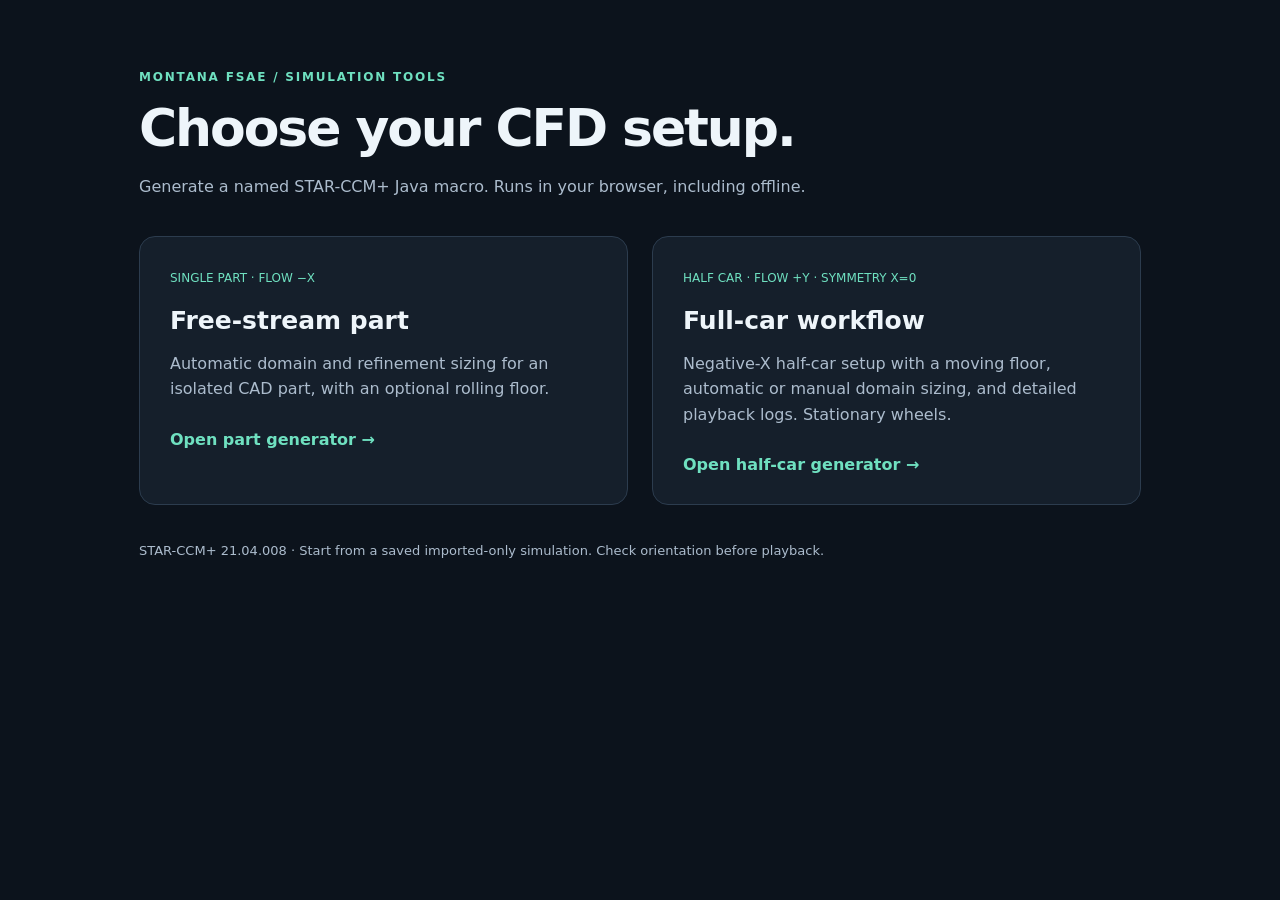
<file: index.html>
<!doctype html>
<html lang="en"><head><meta charset="utf-8"><meta name="viewport" content="width=device-width,initial-scale=1"><title>Montana FSAE · CFD tools</title>
<style>
:root{font-family:system-ui,sans-serif;color:#eef5fa;background:#0c131c;color-scheme:dark}*{box-sizing:border-box}body{margin:0}main{max-width:1050px;margin:auto;padding:70px 24px}.eyebrow{color:#6fe0c0;letter-spacing:.15em;font-size:12px;font-weight:700}h1{font-size:clamp(32px,5vw,52px);letter-spacing:-.04em;margin:14px 0}p{color:#acbccd;line-height:1.6}.cards{display:grid;grid-template-columns:1fr 1fr;gap:24px;margin-top:36px}.card{display:block;padding:30px;border:1px solid #2c3c4e;background:#151f2b;border-radius:16px;text-decoration:none;color:inherit}.card:hover{border-color:#6fe0c0}.card:focus-visible{outline:3px solid #6fe0c0;outline-offset:5px}h2{font-size:25px;margin:20px 0 10px}.tag{font-size:12px;color:#6fe0c0}.open{display:block;margin-top:28px;color:#6fe0c0;font-weight:700}footer{margin-top:38px;color:#acbccd;font-size:13px}@media(max-width:650px){main{padding:38px 20px}.cards{grid-template-columns:1fr}}
</style></head><body><main><div class="eyebrow">MONTANA FSAE / SIMULATION TOOLS</div><h1>Choose your CFD setup.</h1><p>Generate a named STAR-CCM+ Java macro. Runs in your browser, including offline.</p>
<div class="cards"><a class="card" href="free-stream/index.html"><span class="tag">SINGLE PART · FLOW −X</span><h2>Free-stream part</h2><p>Automatic domain and refinement sizing for an isolated CAD part, with an optional rolling floor.</p><span class="open">Open part generator →</span></a>
<a class="card" href="full-car/index.html"><span class="tag">HALF CAR · FLOW +Y · SYMMETRY X=0</span><h2>Full-car workflow</h2><p>Negative-X half-car setup with a moving floor, automatic or manual domain sizing, and detailed playback logs. Stationary wheels.</p><span class="open">Open half-car generator →</span></a></div>
<footer>STAR-CCM+ 21.04.008 · Start from a saved imported-only simulation. Check orientation before playback.</footer></main></body></html>
</file>
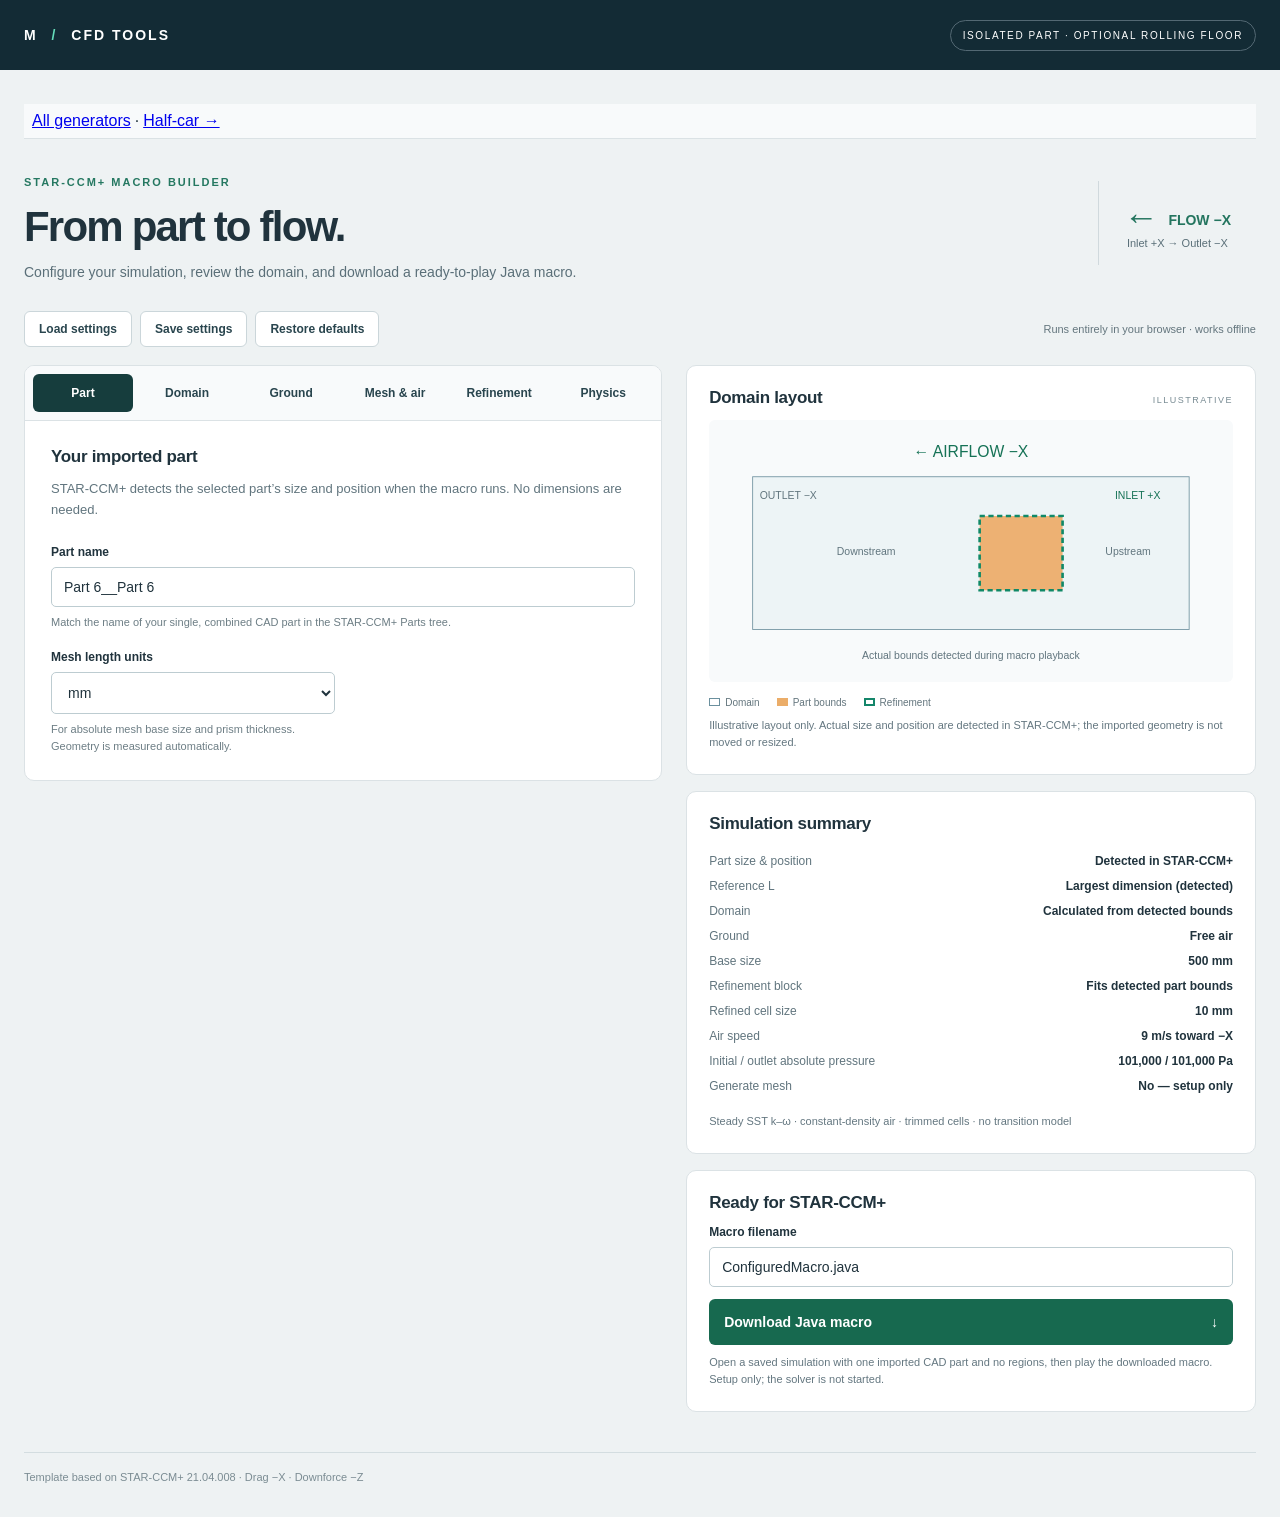
<file: free-stream/index.html>
<!doctype html>
<html lang="en"><head><meta charset="utf-8"><meta name="viewport" content="width=device-width,initial-scale=1"><title>STAR Macro Builder</title><link rel="stylesheet" href="styles.css"><script defer src="template.js"></script><script defer src="engine.js"></script><script defer src="app.js"></script></head>
<body><header><div class="brand">M<span> / </span>CFD TOOLS</div><span class="badge">ISOLATED PART · OPTIONAL ROLLING FLOOR</span></header>
<main><nav aria-label="Generators" style="margin-bottom:24px"><a href="../index.html">All generators</a><span aria-hidden="true"> · </span><a href="../full-car/index.html">Half-car →</a></nav><div class="intro"><div><p class="eyebrow">STAR-CCM+ MACRO BUILDER</p><h1>From part to flow.</h1><p>Configure your simulation, review the domain, and download a ready-to-play Java macro.</p></div><div class="flow">← <strong>FLOW −X</strong><small>Inlet +X → Outlet −X</small></div></div>
<div class="toolbar"><button id="import">Load settings</button><input id="settingsFile" type="file" accept=".json,application/json" hidden><button id="save">Save settings</button><button id="reset">Restore defaults</button><span>Runs entirely in your browser · works offline</span></div>
<div class="layout"><section class="editor"><nav aria-label="Configuration sections" id="tabs"></nav><form id="settings" novalidate></form></section>
<aside><section class="preview card"><div class="section-title"><h2>Domain layout</h2><span>ILLUSTRATIVE</span></div><svg id="preview" viewBox="0 0 600 300" role="img" aria-label="Illustrative flow direction and placement of the part, refinement block and simulation domain"></svg><div class="legend"><span><i class="domain"></i>Domain</span><span><i class="part"></i>Part bounds</span><span><i class="refine"></i>Refinement</span></div><p class="hint">Illustrative layout only. Actual size and position are detected in STAR-CCM+; the imported geometry is not moved or resized.</p></section>
<section class="card"><h2>Simulation summary</h2><dl id="summary"></dl><p class="hint">Steady SST k–ω · constant-density air · trimmed cells · no transition model</p></section>
<section class="card export"><h2>Ready for STAR-CCM+</h2><label for="filename">Macro filename</label><input id="filename" value="ConfiguredMacro.java" spellcheck="false"><p id="error" role="alert"></p><button id="download" class="primary">Download Java macro <span>↓</span></button><p class="hint">Open a saved simulation with one imported CAD part and no regions, then play the downloaded macro. Setup only; the solver is not started.</p></section></aside></div>
<p id="status" role="status" aria-live="polite"></p><footer>Template based on STAR-CCM+ 21.04.008 · Drag −X · Downforce −Z</footer></main><noscript>This generator requires JavaScript. Enable it to configure and download macros.</noscript></body></html>
</file>
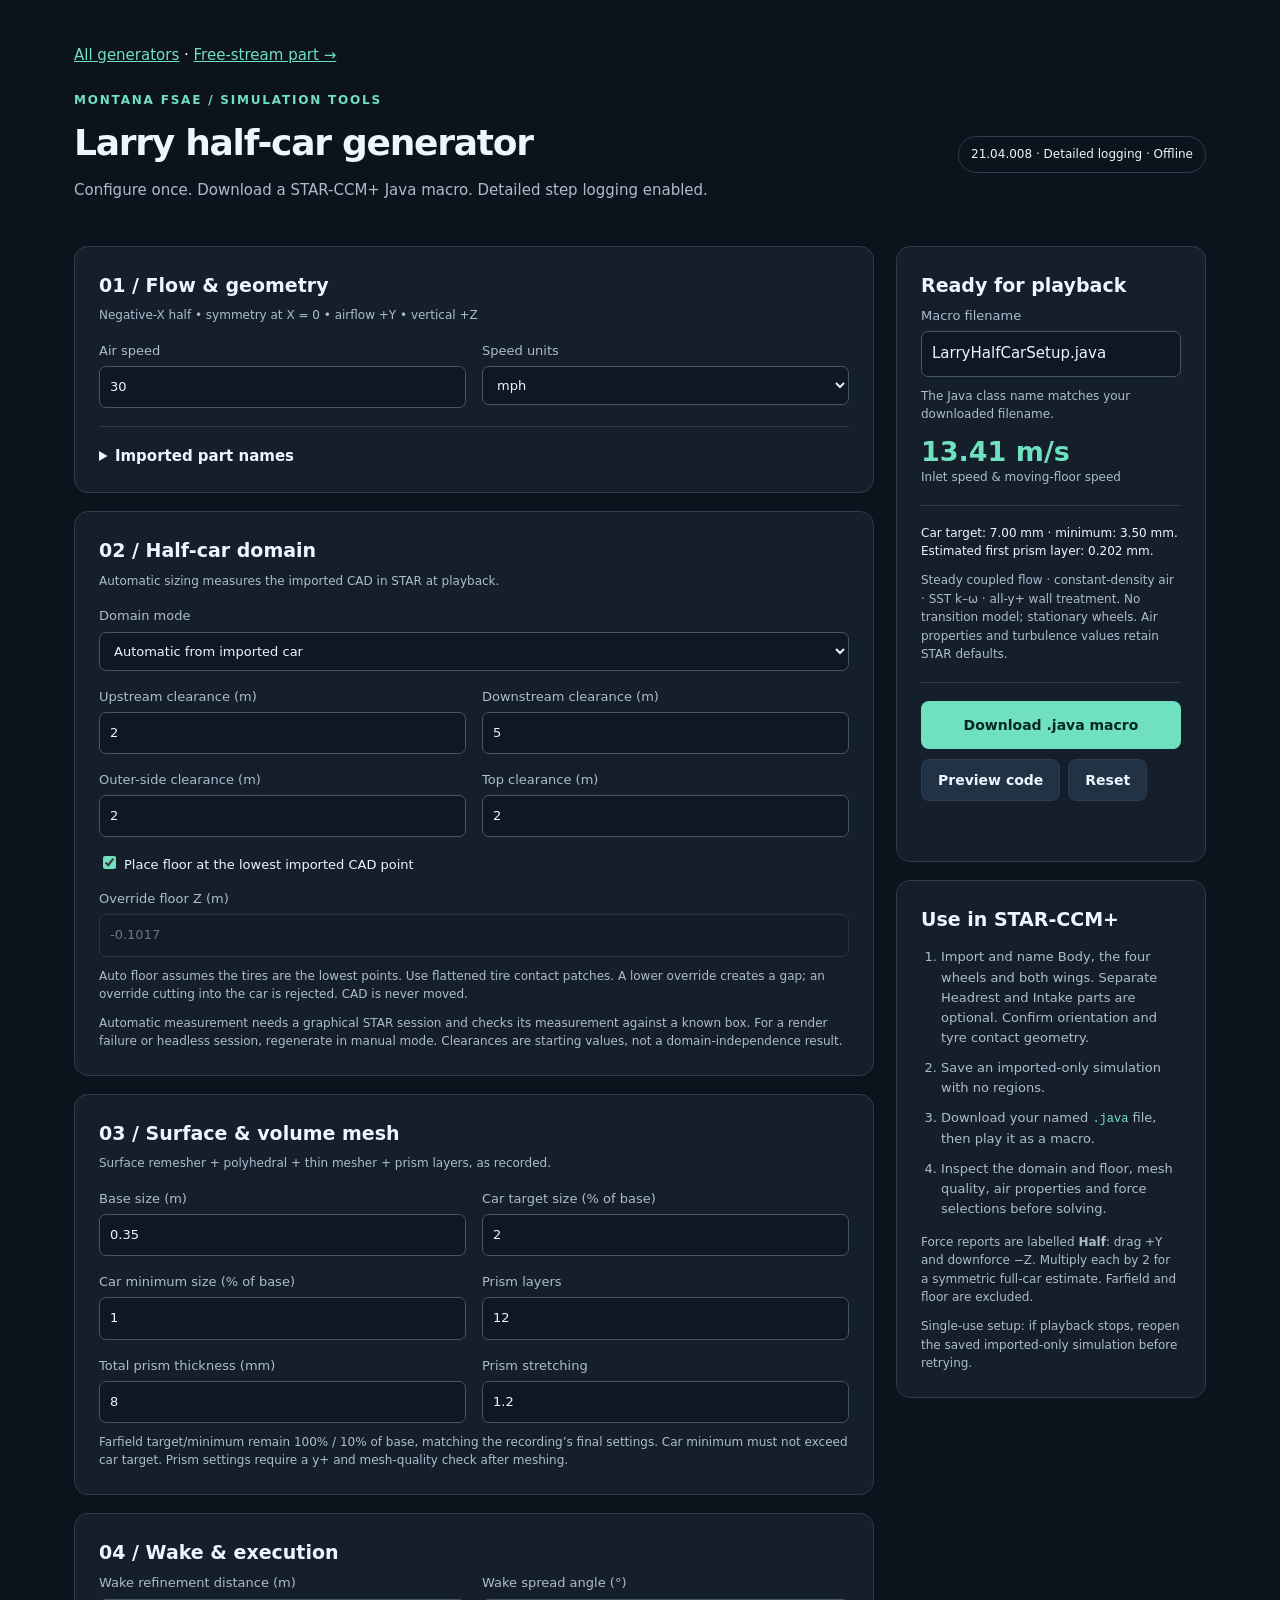
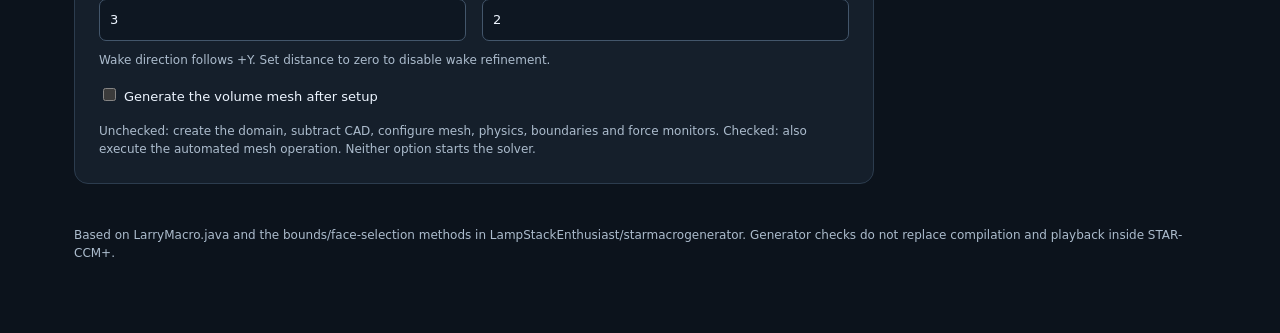
<file: full-car/index.html>
<!doctype html>
<html lang="en"><head><meta charset="utf-8"><meta name="viewport" content="width=device-width,initial-scale=1"><title>Larry · Half-car CFD generator</title>
<style>
:root{color-scheme:dark;--bg:#0c131c;--panel:#151f2b;--line:#2c3c4e;--muted:#acbccd;--ink:#edf5ff;--accent:#6fe0c0}*{box-sizing:border-box}body{margin:0;background:var(--bg);color:var(--ink);font:15px/1.55 system-ui,sans-serif}main{max-width:1180px;margin:auto;padding:44px 24px 70px}header{display:flex;justify-content:space-between;gap:30px;align-items:center;margin-bottom:28px}.eyebrow{color:var(--accent);font-size:12px;letter-spacing:.15em;font-weight:750}h1{font-size:36px;letter-spacing:-.035em;margin:5px 0 8px}h2{font-size:19px;margin:0 0 6px}p{margin:0 0 16px;color:var(--muted)}.tag{border:1px solid var(--line);padding:8px 12px;border-radius:30px;white-space:nowrap;font-size:12px}.layout{display:grid;grid-template-columns:minmax(0,1fr) 310px;gap:22px}.card{background:var(--panel);border:1px solid var(--line);border-radius:14px;padding:24px;margin-bottom:18px}.grid{display:grid;grid-template-columns:1fr 1fr;gap:16px}label{display:block;font-size:13px;color:var(--muted)}input,select,textarea{font:inherit;color:var(--ink);background:#0e1722;border:1px solid #43566b;border-radius:7px;padding:10px;width:100%;margin-top:5px}input:focus,select:focus,textarea:focus{outline:2px solid var(--accent);outline-offset:2px}input[type=checkbox]{width:auto;accent-color:var(--accent);margin-right:8px}input:disabled{opacity:.4}.check{margin:14px 0;color:var(--ink)}.hint{font-size:12px;margin:10px 0 0}.rule{border-top:1px solid var(--line);margin:18px 0}code{color:var(--accent);font-size:12px}button{cursor:pointer;border:1px solid var(--line);background:#213244;color:var(--ink);border-radius:8px;font:600 14px system-ui;padding:12px 16px}button.primary{background:var(--accent);color:#07291e;border:0;width:100%;padding:16px}button:hover{filter:brightness(1.12)}.actions{display:flex;gap:8px;flex-wrap:wrap;margin-top:10px}.metric{font-size:27px;color:var(--accent);font-weight:650;line-height:1.2;margin:12px 0 0}.small{font-size:12px}.status{min-height:24px;font-size:13px;margin-top:12px;color:var(--accent)}.error{color:#ffaca4}ol{padding-left:20px;color:var(--muted);font-size:13px}li{margin-bottom:10px}details summary{cursor:pointer;font-weight:600}textarea{height:340px;font:11px/1.5 ui-monospace,monospace;white-space:pre;resize:vertical}.sticky{position:sticky;top:22px}footer{color:var(--muted);font-size:12px;margin-top:24px}.hidden,[hidden]{display:none!important}@media(max-width:850px){.layout{grid-template-columns:1fr}.sticky{position:static}header{display:block}.tag{display:inline-block;margin-top:10px}}@media(max-width:480px){.grid{grid-template-columns:1fr}main{padding:24px 14px}h1{font-size:29px}}
</style></head><body><main>
<nav aria-label="Generators" style="margin-bottom:24px"><a href="../index.html" style="color:var(--accent)">All generators</a> · <a href="../free-stream/index.html" style="color:var(--accent)">Free-stream part →</a></nav><header><div><div class="eyebrow">MONTANA FSAE / SIMULATION TOOLS</div><h1>Larry half-car generator</h1><p>Configure once. Download a STAR-CCM+ Java macro. Detailed step logging enabled.</p></div><div class="tag">21.04.008 · Detailed logging · Offline</div></header>
<div class="layout"><form id="form" novalidate>
<section class="card"><h2>01 / Flow & geometry</h2><p class="small">Negative-X half • symmetry at X = 0 • airflow +Y • vertical +Z</p><div class="grid"><label>Air speed<input id="speed" type="number" step="any" value="30" min="0.001" required></label><label>Speed units<select id="speedUnit"><option value="mph">mph</option><option value="m/s">m/s</option><option value="km/h">km/h</option></select></label></div><div class="rule"></div><details><summary>Imported part names</summary><p class="hint">Import the car as top-level CAD parts and use these exact names. Both sides may be imported; subtraction keeps only the negative-X half. Nested assemblies and STL imports are not supported by this version.</p><p id="names" class="hint"><code>Body · FrontLeft · FrontRight · FrontWing · RearLeft · RearRight · RearWing</code></p><p class="hint"><b>Optional:</b> <code>Headrest</code> and <code>Intake</code>. Separate parts are included when present; omit them when merged into Body. Use <code>FrontWing</code> with no space.</p></details></section>
<section class="card"><h2>02 / Half-car domain</h2><p class="small">Automatic sizing measures the imported CAD in STAR at playback.</p><label>Domain mode<select id="mode"><option value="auto">Automatic from imported car</option><option value="manual">Manual domain coordinates</option></select></label>
<div id="automatic"><div class="grid" style="margin-top:16px"><label>Upstream clearance (m)<input id="upstream" type="number" step="any" value="2" min="0.001" required></label><label>Downstream clearance (m)<input id="downstream" type="number" step="any" value="5" min="0.001" required></label><label>Outer-side clearance (m)<input id="side" type="number" step="any" value="2" min="0.001" required></label><label>Top clearance (m)<input id="top" type="number" step="any" value="2" min="0.001" required></label></div>
<label class="check"><input id="autoFloor" type="checkbox" checked>Place floor at the lowest imported CAD point</label><label>Override floor Z (m)<input id="floor" type="number" step="any" value="-0.1017" required></label><p class="hint">Auto floor assumes the tires are the lowest points. Use flattened tire contact patches. A lower override creates a gap; an override cutting into the car is rejected. CAD is never moved.</p></div>
<div id="manual" hidden><p class="hint">Absolute lab coordinates in metres. X maximum is fixed at 0. Floor Z is Z minimum. These defaults reproduce the recorded enclosure; check them against your CAD.</p><div class="grid" style="margin-top:16px"><label>X minimum (outer side)<input id="xmin" type="number" step="any" value="-2.6464543248505645" required></label><label>Y minimum (inlet)<input id="ymin" type="number" step="any" value="-4.124494266748158" required></label><label>Y maximum (outlet)<input id="ymax" type="number" step="any" value="4.457499932288307" required></label><label>Z minimum (floor)<input id="zmin" type="number" step="any" value="-0.1017" required></label><label>Z maximum (top)<input id="zmax" type="number" step="any" value="1.7033065917265786" required></label></div></div>
<p class="hint">Automatic measurement needs a graphical STAR session and checks its measurement against a known box. For a render failure or headless session, regenerate in manual mode. Clearances are starting values, not a domain-independence result.</p></section>
<section class="card"><h2>03 / Surface & volume mesh</h2><p class="small">Surface remesher + polyhedral + thin mesher + prism layers, as recorded.</p><div class="grid"><label>Base size (m)<input id="base" type="number" step="any" value="0.35" min="0.000001" required></label><label>Car target size (% of base)<input id="target" type="number" step="any" value="2" min="0.0001" max="100" required></label><label>Car minimum size (% of base)<input id="minimum" type="number" step="any" value="1" min="0.0001" max="100" required></label><label>Prism layers<input id="layers" type="number" step="1" value="12" min="1" max="100" required></label><label>Total prism thickness (mm)<input id="thickness" type="number" step="any" value="8" min="0.0001" required></label><label>Prism stretching<input id="stretch" type="number" step="any" value="1.2" min="1" max="3" required></label></div><p class="hint">Farfield target/minimum remain 100% / 10% of base, matching the recording’s final settings. Car minimum must not exceed car target. Prism settings require a y+ and mesh-quality check after meshing.</p></section>
<section class="card"><h2>04 / Wake & execution</h2><div class="grid"><label>Wake refinement distance (m)<input id="wake" type="number" step="any" value="3" min="0" required></label><label>Wake spread angle (°)<input id="angle" type="number" step="any" value="2" min="0" max="89" required></label></div><p class="hint">Wake direction follows +Y. Set distance to zero to disable wake refinement.</p><label class="check"><input id="mesh" type="checkbox">Generate the volume mesh after setup</label><p class="hint">Unchecked: create the domain, subtract CAD, configure mesh, physics, boundaries and force monitors. Checked: also execute the automated mesh operation. Neither option starts the solver.</p></section>
</form><aside><div class="sticky"><section class="card"><h2>Ready for playback</h2><label for="filename">Macro filename</label><input id="filename" value="LarryHalfCarSetup.java" spellcheck="false" autocomplete="off"><p class="hint">The Java class name matches your downloaded filename.</p><div class="metric" id="speedSummary"></div><p class="small">Inlet speed & moving-floor speed</p><div class="rule"></div><div id="meshSummary" class="small"></div><p class="hint">Steady coupled flow · constant-density air · SST k–ω · all-y+ wall treatment. No transition model; stationary wheels. Air properties and turbulence values retain STAR defaults.</p><div class="rule"></div><button class="primary" id="download" type="button">Download .java macro</button><div class="actions"><button id="previewButton" type="button">Preview code</button><button id="reset" type="button">Reset</button></div><div id="status" class="status" role="status" aria-live="polite"></div></section>
<section class="card"><h2>Use in STAR-CCM+</h2><ol><li>Import and name Body, the four wheels and both wings. Separate Headrest and Intake parts are optional. Confirm orientation and tyre contact geometry.</li><li>Save an imported-only simulation with no regions.</li><li>Download your named <code>.java</code> file, then play it as a macro.</li><li>Inspect the domain and floor, mesh quality, air properties and force selections before solving.</li></ol><p class="hint">Force reports are labelled <b>Half</b>: drag +Y and downforce −Z. Multiply each by 2 for a symmetric full-car estimate. Farfield and floor are excluded.</p><p class="hint">Single-use setup: if playback stops, reopen the saved imported-only simulation before retrying.</p></section></div></aside></div>
<section class="card" id="previewPanel" hidden><h2>Generated macro</h2><p class="small">Read-only preview of the exact downloaded file.</p><textarea id="preview" aria-label="Generated Java code" readonly spellcheck="false"></textarea></section>
<footer>Based on LarryMacro.java and the bounds/face-selection methods in LampStackEnthusiast/starmacrogenerator. Generator checks do not replace compilation and playback inside STAR-CCM+.</footer>
</main><script>
'use strict';
const TEMPLATE = "// Generated by Larry Half-Car Generator. Target: STAR-CCM+ 21.04.008.\n// Airflow +Y, vertical +Z, simulated half X <= 0; source CAD is not moved.\n// Start from a saved imported-only simulation. This macro never runs the solver.\npackage macro;\nimport java.util.*;\nimport star.common.*;\nimport star.base.neo.*;\nimport star.base.report.*;\nimport star.material.*;\nimport star.coupledflow.*;\nimport star.prismmesher.*;\nimport star.turbulence.*;\nimport star.vis.*;\nimport star.flow.*;\nimport star.kwturb.*;\nimport star.meshing.*;\nimport star.metrics.*;\n\npublic class @@className@@ extends StarMacro {\n  private static final boolean AUTO_BOUNDS = @@auto@@, AUTO_FLOOR = @@autoFloor@@, GENERATE_MESH = @@mesh@@;\n  private static final double SPEED = @@speed@@; // m/s\n  private static final double BASE = @@base@@, TARGET = @@target@@, MINIMUM = @@minimum@@;\n  private static final int LAYERS = @@layers@@;\n  private static final double STRETCH = @@stretch@@, THICKNESS_MM = @@thickness@@;\n  private static final double UPSTREAM = @@upstream@@, DOWNSTREAM = @@downstream@@, SIDE = @@side@@, TOP = @@top@@;\n  private static final double FLOOR_Z = @@floor@@, WAKE_LENGTH = @@wake@@, WAKE_ANGLE = @@angle@@;\n  private static final double[] MANUAL_MIN = {@@xmin@@, @@ymin@@, @@zmin@@};\n  private static final double[] MANUAL_MAX = {0.0, @@ymax@@, @@zmax@@};\n  private static final String[] NAMES = {\"Body\", \"FrontLeft\", \"FrontRight\", \"FrontWing\", \"Headrest\", \"Intake\", \"RearLeft\", \"RearRight\", \"RearWing\"};\n\n  @Override public void execute() {\n    traceSimulation = getActiveSimulation();\n    traceEpoch = System.nanoTime();\n    traceSimulation.println(\"[LHC] Detailed logging enabled. START without DONE identifies the pending call.\");\n    try { long lhcStep1 = traceBegin(\"001 / setup();\");\n          setup();\n          traceEnd(\"001 / setup();\", lhcStep1); }\n    catch (Exception e) {\n      traceSimulation.println(\"[LHC] FAILED near: \" + traceActive);\n      java.io.StringWriter stack = new java.io.StringWriter();\n      e.printStackTrace(new java.io.PrintWriter(stack));\n      traceSimulation.println(stack.toString());\n      throw new RuntimeException(\"Setup stopped: \" + e.getMessage()\n          + \". Reopen your saved imported-only simulation before retrying; partial setup may remain.\", e);\n    }\n  }\n\n  // Search existing parts without asking getPart() to resolve a missing optional object.\n  private static GeometryPart findImportedPart(Simulation sim, String name) {\n    for (GeometryPart part : sim.get(SimulationPartManager.class).getParts())\n      if (part.getPresentationName().equals(name)) return part;\n    return null;\n  }\n\n  private void setup() {\n    long lhcStep2 = traceBegin(\"002 / Simulation sim = getActiveSimulation();\");\n    Simulation sim = getActiveSimulation();\n    traceEnd(\"002 / Simulation sim = getActiveSimulation();\", lhcStep2);\n    if (!sim.getRegionManager().getRegions().isEmpty())\n      throw new IllegalStateException(\"Use an imported-only simulation with no regions\");\n    for (GeometryPart p : sim.get(SimulationPartManager.class).getParts())\n      if (p.getPresentationName().startsWith(\"LHC_\"))\n        throw new IllegalStateException(\"Existing LHC_ geometry found\");\n    long lhcStep3 = traceBegin(\"003 / List<GeometryPart> car = new ArrayList<>();\");\n    List<GeometryPart> car = new ArrayList<>();\n    traceEnd(\"003 / List<GeometryPart> car = new ArrayList<>();\", lhcStep3);\n    // Headrest and Intake may be merged into Body; include them only when present.\n    for (String name : NAMES) {\n      long lhcStep4 = traceBegin(\"004 / GeometryPart p = findImportedPart(sim, name);\");\n      GeometryPart p = findImportedPart(sim, name);\n      traceEnd(\"004 / GeometryPart p = findImportedPart(sim, name);\", lhcStep4);\n      if (p == null) {\n        if (name.equals(\"Headrest\") || name.equals(\"Intake\")) {\n          sim.println(\"[LHC] Optional part absent; skipping: \" + name);\n          continue;\n        }\n        throw new IllegalStateException(\"Missing required top-level CAD part: \" + name);\n      }\n      if (!(p instanceof CadPart)) throw new IllegalStateException(\"Expected top-level CAD part: \" + name);\n      if (((CadPart)p).getPartSurfaceManager().getPartSurfaces().isEmpty())\n        throw new IllegalStateException(\"No surfaces on \" + name);\n      long lhcStep5 = traceBegin(\"005 / car.add(p);\");\n      car.add(p);\n      traceEnd(\"005 / car.add(p);\", lhcStep5);\n    }\n    long lhcStep10 = traceBegin(\"010 / double[] lo = MANUAL_MIN.clone(), hi = MANUAL_MAX.clone();\");\n    double[] lo = MANUAL_MIN.clone(), hi = MANUAL_MAX.clone();\n    traceEnd(\"010 / double[] lo = MANUAL_MIN.clone(), hi = MANUAL_MAX.clone();\", lhcStep10);\n    if (AUTO_BOUNDS) {\n      // Restore the native bounded-shape sequence used before measurement in\n      // RollingFloorMacro.java. Measure the original CAD, not the inflated box.\n      long lhcStep11 = traceBegin(\"011 / BoundedShapeCreatingOperation boundsOperation = (BoundedShapeCreatingOperation) sim.get(MeshOperationManager.class).createBoundedShapeOperation(new ArrayList<GeometryPart>(car));\");\n      BoundedShapeCreatingOperation boundsOperation = (BoundedShapeCreatingOperation)\n          sim.get(MeshOperationManager.class).createBoundedShapeOperation(new ArrayList<GeometryPart>(car));\n      traceEnd(\"011 / BoundedShapeCreatingOperation boundsOperation = (BoundedShapeCreatingOperation) sim.get(MeshOperationManager.class).createBoundedShapeOperation(new ArrayList<GeometryPart>(car));\", lhcStep11);\n      long lhcStep12 = traceBegin(\"012 / boundsOperation.setPresentationName(\\\"LHC_Refinement_Bounds\\\");\");\n      boundsOperation.setPresentationName(\"LHC_Refinement_Bounds\");\n      traceEnd(\"012 / boundsOperation.setPresentationName(\\\"LHC_Refinement_Bounds\\\");\", lhcStep12);\n      long lhcStep13 = traceBegin(\"013 / boundsOperation.setCoordinateSystem(sim.getCoordinateSystemManager().getLabCoordinateSystem());\");\n      boundsOperation.setCoordinateSystem(sim.getCoordinateSystemManager().getLabCoordinateSystem());\n      traceEnd(\"013 / boundsOperation.setCoordinateSystem(sim.getCoordinateSystemManager().getLabCoordinateSystem());\", lhcStep13);\n      long lhcStep14 = traceBegin(\"014 / BoxShapeInflationControl inflation = boundsOperation.getBoundedShapeValuesManager().get(BoxShapeInflationControl.class);\");\n      BoxShapeInflationControl inflation = boundsOperation.getBoundedShapeValuesManager().get(BoxShapeInflationControl.class);\n      traceEnd(\"014 / BoxShapeInflationControl inflation = boundsOperation.getBoundedShapeValuesManager().get(BoxShapeInflationControl.class);\", lhcStep14);\n      long lhcStep15 = traceBegin(\"015 / inflation.setInflationMode(BoxShapeInflationControl.InflationMode.CONSTANT_OFFSET);\");\n      inflation.setInflationMode(BoxShapeInflationControl.InflationMode.CONSTANT_OFFSET);\n      traceEnd(\"015 / inflation.setInflationMode(BoxShapeInflationControl.InflationMode.CONSTANT_OFFSET);\", lhcStep15);\n      long lhcStep16 = traceBegin(\"016 / boundsOperation.execute();\");\n      boundsOperation.execute();\n      traceEnd(\"016 / boundsOperation.execute();\", lhcStep16);\n      long lhcStep17 = traceBegin(\"017 / List<GeometryPart> boundsOutputs = new ArrayList<>();\");\n      List<GeometryPart> boundsOutputs = new ArrayList<>();\n      traceEnd(\"017 / List<GeometryPart> boundsOutputs = new ArrayList<>();\", lhcStep17);\n      for (Object candidate : boundsOperation.getOutputPartObjects())\n        if (candidate instanceof GeometryPart) { long lhcStep18 = traceBegin(\"018 / boundsOutputs.add((GeometryPart)candidate);\");\n                                               boundsOutputs.add((GeometryPart)candidate);\n                                               traceEnd(\"018 / boundsOutputs.add((GeometryPart)candidate);\", lhcStep18); }\n      if (boundsOutputs.size() != 1) throw new IllegalStateException(\"Expected one bounded-shape output\");\n      long lhcStep19 = traceBegin(\"019 / boundsOutputs.get(0).setPresentationName(\\\"LHC_Reference_Bounds\\\");\");\n      boundsOutputs.get(0).setPresentationName(\"LHC_Reference_Bounds\");\n      traceEnd(\"019 / boundsOutputs.get(0).setPresentationName(\\\"LHC_Reference_Bounds\\\");\", lhcStep19);\n      sim.println(\"Reference bounds block retained as construction geometry; excluded from subtraction and mesh inputs.\");\n      long lhcStep20 = traceBegin(\"020 / double[][] b;\");\n      double[][] b;\n      traceEnd(\"020 / double[][] b;\", lhcStep20);\n      try { long lhcStep21 = traceBegin(\"021 / b = readRefinementBounds(sim, car);\");\n            b = readRefinementBounds(sim, car);\n            traceEnd(\"021 / b = readRefinementBounds(sim, car);\", lhcStep21); }\n      catch (RuntimeException e) {\n        throw new IllegalStateException(\"Automatic measurement failed. Use manual domain mode to bypass rendering. \" + e.getMessage(), e);\n      }\n      if (!(b[0][0] < 0 && b[1][0] >= -1e-6))\n        throw new IllegalStateException(\"Car must occupy negative X and meet the X=0 symmetry plane\");\n      long lhcStep22 = traceBegin(\"022 / lo = new double[] {b[0][0] - SIDE, b[0][1] - UPSTREAM, AUTO_FLOOR ? b[0][2] : FLOOR_Z};\");\n      lo = new double[] {b[0][0] - SIDE, b[0][1] - UPSTREAM, AUTO_FLOOR ? b[0][2] : FLOOR_Z};\n      traceEnd(\"022 / lo = new double[] {b[0][0] - SIDE, b[0][1] - UPSTREAM, AUTO_FLOOR ? b[0][2] : FLOOR_Z};\", lhcStep22);\n      long lhcStep23 = traceBegin(\"023 / hi = new double[] {0, b[1][1] + DOWNSTREAM, b[1][2] + TOP};\");\n      hi = new double[] {0, b[1][1] + DOWNSTREAM, b[1][2] + TOP};\n      traceEnd(\"023 / hi = new double[] {0, b[1][1] + DOWNSTREAM, b[1][2] + TOP};\", lhcStep23);\n      if (lo[2] > b[0][2] + 1e-6)\n        throw new IllegalStateException(\"Floor cuts into the car. Set it at or below the lowest CAD point\");\n      sim.println(\"Car bounds (m): \" + Arrays.toString(b[0]) + \" to \" + Arrays.toString(b[1]));\n    }\n    long lhcStep6 = traceBegin(\"006 / Units m = (Units)sim.getUnitsManager().getObject(\\\"m\\\");\");\n    Units m = (Units)sim.getUnitsManager().getObject(\"m\");\n    traceEnd(\"006 / Units m = (Units)sim.getUnitsManager().getObject(\\\"m\\\");\", lhcStep6);\n    long lhcStep7 = traceBegin(\"007 / Units mm = (Units)sim.getUnitsManager().getObject(\\\"mm\\\");\");\n    Units mm = (Units)sim.getUnitsManager().getObject(\"mm\");\n    traceEnd(\"007 / Units mm = (Units)sim.getUnitsManager().getObject(\\\"mm\\\");\", lhcStep7);\n    long lhcStep8 = traceBegin(\"008 / Units one = (Units)sim.getUnitsManager().getObject(\\\"\\\");\");\n    Units one = (Units)sim.getUnitsManager().getObject(\"\");\n    traceEnd(\"008 / Units one = (Units)sim.getUnitsManager().getObject(\\\"\\\");\", lhcStep8);\n    // Velocity values below are in m/s; avoid the parallel-sensitive internal-unit lookup.\n    for (int a = 0; a < 3; a++)\n      if (!Double.isFinite(lo[a]) || !Double.isFinite(hi[a]) || lo[a] >= hi[a])\n        throw new IllegalStateException(\"Invalid domain dimensions\");\n    sim.println(\"Half-car domain (m): \" + Arrays.toString(lo) + \" to \" + Arrays.toString(hi));\n    long lhcStep24 = traceBegin(\"024 / SimpleBlockPart block = sim.get(MeshPartFactory.class).createNewBlockPart(sim.get(SimulationPartManager.class));\");\n    SimpleBlockPart block = sim.get(MeshPartFactory.class).createNewBlockPart(sim.get(SimulationPartManager.class));\n    traceEnd(\"024 / SimpleBlockPart block = sim.get(MeshPartFactory.class).createNewBlockPart(sim.get(SimulationPartManager.class));\", lhcStep24);\n    long lhcStep25 = traceBegin(\"025 / block.setPresentationName(\\\"LHC_Domain\\\");\");\n    block.setPresentationName(\"LHC_Domain\");\n    traceEnd(\"025 / block.setPresentationName(\\\"LHC_Domain\\\");\", lhcStep25);\n    long lhcStep26 = traceBegin(\"026 / LabCoordinateSystem lab = sim.getCoordinateSystemManager().getLabCoordinateSystem();\");\n    LabCoordinateSystem lab = sim.getCoordinateSystemManager().getLabCoordinateSystem();\n    traceEnd(\"026 / LabCoordinateSystem lab = sim.getCoordinateSystemManager().getLabCoordinateSystem();\", lhcStep26);\n    long lhcStep27 = traceBegin(\"027 / block.setDoNotRetessellate(true);\");\n    block.setDoNotRetessellate(true);\n    traceEnd(\"027 / block.setDoNotRetessellate(true);\", lhcStep27);\n    long lhcStep28 = traceBegin(\"028 / block.setCoordinateSystem(lab);\");\n    block.setCoordinateSystem(lab);\n    traceEnd(\"028 / block.setCoordinateSystem(lab);\", lhcStep28);\n    long lhcStep29 = traceBegin(\"029 / block.getCorner1().setCoordinateSystem(lab);\");\n    block.getCorner1().setCoordinateSystem(lab);\n    traceEnd(\"029 / block.getCorner1().setCoordinateSystem(lab);\", lhcStep29);\n    long lhcStep30 = traceBegin(\"030 / block.getCorner1().setCoordinate(m, m, m, new DoubleVector(lo));\");\n    block.getCorner1().setCoordinate(m, m, m, new DoubleVector(lo));\n    traceEnd(\"030 / block.getCorner1().setCoordinate(m, m, m, new DoubleVector(lo));\", lhcStep30);\n    long lhcStep31 = traceBegin(\"031 / block.getCorner2().setCoordinateSystem(lab);\");\n    block.getCorner2().setCoordinateSystem(lab);\n    traceEnd(\"031 / block.getCorner2().setCoordinateSystem(lab);\", lhcStep31);\n    long lhcStep32 = traceBegin(\"032 / block.getCorner2().setCoordinate(m, m, m, new DoubleVector(hi));\");\n    block.getCorner2().setCoordinate(m, m, m, new DoubleVector(hi));\n    traceEnd(\"032 / block.getCorner2().setCoordinate(m, m, m, new DoubleVector(hi));\", lhcStep32);\n    long lhcStep33 = traceBegin(\"033 / block.rebuildSimpleShapePart();\");\n    block.rebuildSimpleShapePart();\n    traceEnd(\"033 / block.rebuildSimpleShapePart();\", lhcStep33);\n    long lhcStep34 = traceBegin(\"034 / block.setDoNotRetessellate(false);\");\n    block.setDoNotRetessellate(false);\n    traceEnd(\"034 / block.setDoNotRetessellate(false);\", lhcStep34);\n    long lhcStep35 = traceBegin(\"035 / PartSurface remaining = block.getPartSurfaceManager().getPartSurface(\\\"Block Surface\\\");\");\n    PartSurface remaining = block.getPartSurfaceManager().getPartSurface(\"Block Surface\");\n    traceEnd(\"035 / PartSurface remaining = block.getPartSurfaceManager().getPartSurface(\\\"Block Surface\\\");\", lhcStep35);\n    long lhcStep36 = traceBegin(\"036 / block.splitPartSurfaceByPatch(remaining, new IntVector(new int[]{block.getMinYFace()}), \\\"Inlet\\\");\");\n    block.splitPartSurfaceByPatch(remaining, new IntVector(new int[]{block.getMinYFace()}), \"Inlet\");\n    traceEnd(\"036 / block.splitPartSurfaceByPatch(remaining, new IntVector(new int[]{block.getMinYFace()}), \\\"Inlet\\\");\", lhcStep36);\n    long lhcStep37 = traceBegin(\"037 / block.splitPartSurfaceByPatch(remaining, new IntVector(new int[]{block.getMaxYFace()}), \\\"Outlet\\\");\");\n    block.splitPartSurfaceByPatch(remaining, new IntVector(new int[]{block.getMaxYFace()}), \"Outlet\");\n    traceEnd(\"037 / block.splitPartSurfaceByPatch(remaining, new IntVector(new int[]{block.getMaxYFace()}), \\\"Outlet\\\");\", lhcStep37);\n    long lhcStep38 = traceBegin(\"038 / block.splitPartSurfaceByPatch(remaining, new IntVector(new int[]{block.getMaxXFace()}), \\\"Symmetry\\\");\");\n    block.splitPartSurfaceByPatch(remaining, new IntVector(new int[]{block.getMaxXFace()}), \"Symmetry\");\n    traceEnd(\"038 / block.splitPartSurfaceByPatch(remaining, new IntVector(new int[]{block.getMaxXFace()}), \\\"Symmetry\\\");\", lhcStep38);\n    long lhcStep39 = traceBegin(\"039 / block.splitPartSurfaceByPatch(remaining, new IntVector(new int[]{block.getMinZFace()}), \\\"Floor\\\");\");\n    block.splitPartSurfaceByPatch(remaining, new IntVector(new int[]{block.getMinZFace()}), \"Floor\");\n    traceEnd(\"039 / block.splitPartSurfaceByPatch(remaining, new IntVector(new int[]{block.getMinZFace()}), \\\"Floor\\\");\", lhcStep39);\n    long lhcStep40 = traceBegin(\"040 / remaining.setPresentationName(\\\"Walls\\\");\");\n    remaining.setPresentationName(\"Walls\");\n    traceEnd(\"040 / remaining.setPresentationName(\\\"Walls\\\");\", lhcStep40);\n\n    long lhcStep41 = traceBegin(\"041 / List<GeometryPart> operands = new ArrayList<>(car);\");\n    List<GeometryPart> operands = new ArrayList<>(car);\n    traceEnd(\"041 / List<GeometryPart> operands = new ArrayList<>(car);\", lhcStep41);\n    long lhcStep42 = traceBegin(\"042 / operands.add(0, block);\");\n    operands.add(0, block);\n    traceEnd(\"042 / operands.add(0, block);\", lhcStep42);\n    long lhcStep43 = traceBegin(\"043 / SubtractPartsOperation subtract = (SubtractPartsOperation)sim.get(MeshOperationManager.class).createSubtractPartsOperation(operands);\");\n    SubtractPartsOperation subtract = (SubtractPartsOperation)sim.get(MeshOperationManager.class).createSubtractPartsOperation(operands);\n    traceEnd(\"043 / SubtractPartsOperation subtract = (SubtractPartsOperation)sim.get(MeshOperationManager.class).createSubtractPartsOperation(operands);\", lhcStep43);\n    long lhcStep44 = traceBegin(\"044 / subtract.setPresentationName(\\\"LHC_Subtract\\\");\");\n    subtract.setPresentationName(\"LHC_Subtract\");\n    traceEnd(\"044 / subtract.setPresentationName(\\\"LHC_Subtract\\\");\", lhcStep44);\n    long lhcStep45 = traceBegin(\"045 / subtract.getTargetPartManager().setQuery(null);\");\n    subtract.getTargetPartManager().setQuery(null);\n    traceEnd(\"045 / subtract.getTargetPartManager().setQuery(null);\", lhcStep45);\n    long lhcStep46 = traceBegin(\"046 / subtract.getTargetPartManager().setObjects(block);\");\n    subtract.getTargetPartManager().setObjects(block);\n    traceEnd(\"046 / subtract.getTargetPartManager().setObjects(block);\", lhcStep46);\n    long lhcStep47 = traceBegin(\"047 / subtract.execute();\");\n    subtract.execute();\n    traceEnd(\"047 / subtract.execute();\", lhcStep47);\n    long lhcStep48 = traceBegin(\"048 / List<GeometryPart> outputs = new ArrayList<>();\");\n    List<GeometryPart> outputs = new ArrayList<>();\n    traceEnd(\"048 / List<GeometryPart> outputs = new ArrayList<>();\", lhcStep48);\n    for (Object o : subtract.getOutputPartObjects()) if (o instanceof GeometryPart) { long lhcStep49 = traceBegin(\"049 / outputs.add((GeometryPart)o);\");\n                                                                                    outputs.add((GeometryPart)o);\n                                                                                    traceEnd(\"049 / outputs.add((GeometryPart)o);\", lhcStep49); }\n    if (outputs.size() != 1 || !(outputs.get(0) instanceof MeshOperationPart))\n      throw new IllegalStateException(\"Expected one subtraction output\");\n    long lhcStep50 = traceBegin(\"050 / MeshOperationPart fluid = (MeshOperationPart)outputs.get(0);\");\n    MeshOperationPart fluid = (MeshOperationPart)outputs.get(0);\n    traceEnd(\"050 / MeshOperationPart fluid = (MeshOperationPart)outputs.get(0);\", lhcStep50);\n    long lhcStep51 = traceBegin(\"051 / fluid.setPresentationName(\\\"LHC_Fluid\\\");\");\n    fluid.setPresentationName(\"LHC_Fluid\");\n    traceEnd(\"051 / fluid.setPresentationName(\\\"LHC_Fluid\\\");\", lhcStep51);\n    long lhcStep52 = traceBegin(\"052 / List<PartSurface> carSurfaces = new ArrayList<>();\");\n    List<PartSurface> carSurfaces = new ArrayList<>();\n    traceEnd(\"052 / List<PartSurface> carSurfaces = new ArrayList<>();\", lhcStep52);\n    long lhcStep53 = traceBegin(\"053 / Set<String> enclosure = new HashSet<>(Arrays.asList(\\\"Inlet\\\", \\\"Outlet\\\", \\\"Symmetry\\\", \\\"Floor\\\", \\\"Walls\\\"));\");\n    Set<String> enclosure = new HashSet<>(Arrays.asList(\"Inlet\", \"Outlet\", \"Symmetry\", \"Floor\", \"Walls\"));\n    traceEnd(\"053 / Set<String> enclosure = new HashSet<>(Arrays.asList(\\\"Inlet\\\", \\\"Outlet\\\", \\\"Symmetry\\\", \\\"Floor\\\", \\\"Walls\\\"));\", lhcStep53);\n    long lhcStep54 = traceBegin(\"054 / Set<String> found = new HashSet<>();\");\n    Set<String> found = new HashSet<>();\n    traceEnd(\"054 / Set<String> found = new HashSet<>();\", lhcStep54);\n    for (PartSurface s : fluid.getPartSurfaceManager().getPartSurfaces()) {\n      long lhcStep55 = traceBegin(\"055 / String n = s.getPresentationName();\");\n      String n = s.getPresentationName();\n      traceEnd(\"055 / String n = s.getPresentationName();\", lhcStep55);\n      if (isCar(n)) { long lhcStep56 = traceBegin(\"056 / carSurfaces.add(s);\");\n                    carSurfaces.add(s);\n                    traceEnd(\"056 / carSurfaces.add(s);\", lhcStep56); }\n      else if (n.startsWith(\"LHC_Domain.\") && enclosure.contains(n.substring(\"LHC_Domain.\".length())))\n        { long lhcStep57 = traceBegin(\"057 / found.add(n.substring(\\\"LHC_Domain.\\\".length()));\");\n        found.add(n.substring(\"LHC_Domain.\".length()));\n        traceEnd(\"057 / found.add(n.substring(\\\"LHC_Domain.\\\".length()));\", lhcStep57); }\n      else throw new IllegalStateException(\"Unrecognized subtraction surface: \" + n);\n    }\n    if (!found.equals(enclosure) || carSurfaces.isEmpty())\n      throw new IllegalStateException(\"Missing enclosure faces or car surfaces after subtraction\");\n\n    long lhcStep58 = traceBegin(\"058 / AutoMeshOperation mesh = sim.get(MeshOperationManager.class).createAutoMeshOperation( new StringVector(new String[]{\\\"star.resurfacer.ResurfacerAutoMesher\\\", \\\"star.dualmesher.Dual...\");\n    AutoMeshOperation mesh = sim.get(MeshOperationManager.class).createAutoMeshOperation(\n        new StringVector(new String[]{\"star.resurfacer.ResurfacerAutoMesher\", \"star.dualmesher.DualAutoMesher\", \"star.solidmesher.ThinAutoMesher\", \"star.prismmesher.PrismAutoMesher\"}), outputs);\n    traceEnd(\"058 / AutoMeshOperation mesh = sim.get(MeshOperationManager.class).createAutoMeshOperation( new StringVector(new String[]{\\\"star.resurfacer.ResurfacerAutoMesher\\\", \\\"star.dualmesher.Dual...\", lhcStep58);\n    long lhcStep59 = traceBegin(\"059 / mesh.setPresentationName(\\\"LHC_Automated_Mesh\\\");\");\n    mesh.setPresentationName(\"LHC_Automated_Mesh\");\n    traceEnd(\"059 / mesh.setPresentationName(\\\"LHC_Automated_Mesh\\\");\", lhcStep59);\n    long lhcStep60 = traceBegin(\"060 / mesh.getDefaultValues().get(BaseSize.class).setValueAndUnits(BASE, m);\");\n    mesh.getDefaultValues().get(BaseSize.class).setValueAndUnits(BASE, m);\n    traceEnd(\"060 / mesh.getDefaultValues().get(BaseSize.class).setValueAndUnits(BASE, m);\", lhcStep60);\n    long lhcStep61 = traceBegin(\"061 / mesh.getDefaultValues().get(PartsTargetSurfaceSize.class).getRelativeSizeScalar().setValueAndUnits(100, one);\");\n    mesh.getDefaultValues().get(PartsTargetSurfaceSize.class).getRelativeSizeScalar().setValueAndUnits(100, one);\n    traceEnd(\"061 / mesh.getDefaultValues().get(PartsTargetSurfaceSize.class).getRelativeSizeScalar().setValueAndUnits(100, one);\", lhcStep61);\n    long lhcStep62 = traceBegin(\"062 / mesh.getDefaultValues().get(PartsMinimumSurfaceSize.class).getRelativeSizeScalar().setValueAndUnits(10, one);\");\n    mesh.getDefaultValues().get(PartsMinimumSurfaceSize.class).getRelativeSizeScalar().setValueAndUnits(10, one);\n    traceEnd(\"062 / mesh.getDefaultValues().get(PartsMinimumSurfaceSize.class).getRelativeSizeScalar().setValueAndUnits(10, one);\", lhcStep62);\n    long lhcStep63 = traceBegin(\"063 / SurfaceCurvature curvature = mesh.getDefaultValues().get(SurfaceCurvature.class);\");\n    SurfaceCurvature curvature = mesh.getDefaultValues().get(SurfaceCurvature.class);\n    traceEnd(\"063 / SurfaceCurvature curvature = mesh.getDefaultValues().get(SurfaceCurvature.class);\", lhcStep63);\n    long lhcStep64 = traceBegin(\"064 / curvature.setEnableCurvatureDeviationDist(true);\");\n    curvature.setEnableCurvatureDeviationDist(true);\n    traceEnd(\"064 / curvature.setEnableCurvatureDeviationDist(true);\", lhcStep64);\n    long lhcStep65 = traceBegin(\"065 / curvature.getNumPointsAroundCircleQuantity().setValueAndUnits(72, one);\");\n    curvature.getNumPointsAroundCircleQuantity().setValueAndUnits(72, one);\n    traceEnd(\"065 / curvature.getNumPointsAroundCircleQuantity().setValueAndUnits(72, one);\", lhcStep65);\n    long lhcStep66 = traceBegin(\"066 / mesh.getDefaultValues().get(PrismDefaultValuesManager.class).get(NumPrismLayers.class).getNumLayersValue().getQuantity().setValue(LAYERS);\");\n    mesh.getDefaultValues().get(PrismDefaultValuesManager.class).get(NumPrismLayers.class).getNumLayersValue().getQuantity().setValue(LAYERS);\n    traceEnd(\"066 / mesh.getDefaultValues().get(PrismDefaultValuesManager.class).get(NumPrismLayers.class).getNumLayersValue().getQuantity().setValue(LAYERS);\", lhcStep66);\n    long lhcStep67 = traceBegin(\"067 / mesh.getDefaultValues().get(PrismDefaultValuesManager.class).get(PrismLayerStretching.class).getStretchingQuantity().setValueAndUnits(STRETCH, one);\");\n    mesh.getDefaultValues().get(PrismDefaultValuesManager.class).get(PrismLayerStretching.class).getStretchingQuantity().setValueAndUnits(STRETCH, one);\n    traceEnd(\"067 / mesh.getDefaultValues().get(PrismDefaultValuesManager.class).get(PrismLayerStretching.class).getStretchingQuantity().setValueAndUnits(STRETCH, one);\", lhcStep67);\n    long lhcStep68 = traceBegin(\"068 / PrismThickness thickness = mesh.getDefaultValues().get(PrismDefaultValuesManager.class).get(PrismThickness.class);\");\n    PrismThickness thickness = mesh.getDefaultValues().get(PrismDefaultValuesManager.class).get(PrismThickness.class);\n    traceEnd(\"068 / PrismThickness thickness = mesh.getDefaultValues().get(PrismDefaultValuesManager.class).get(PrismThickness.class);\", lhcStep68);\n    long lhcStep69 = traceBegin(\"069 / thickness.getRelativeOrAbsoluteOption().setSelected(RelativeOrAbsoluteOption.Type.ABSOLUTE);\");\n    thickness.getRelativeOrAbsoluteOption().setSelected(RelativeOrAbsoluteOption.Type.ABSOLUTE);\n    traceEnd(\"069 / thickness.getRelativeOrAbsoluteOption().setSelected(RelativeOrAbsoluteOption.Type.ABSOLUTE);\", lhcStep69);\n    long lhcStep70 = traceBegin(\"070 / ((ScalarPhysicalQuantity)thickness.getAbsoluteSizeValue()).setValueAndUnits(THICKNESS_MM, mm);\");\n    ((ScalarPhysicalQuantity)thickness.getAbsoluteSizeValue()).setValueAndUnits(THICKNESS_MM, mm);\n    traceEnd(\"070 / ((ScalarPhysicalQuantity)thickness.getAbsoluteSizeValue()).setValueAndUnits(THICKNESS_MM, mm);\", lhcStep70);\n    long lhcStep71 = traceBegin(\"071 / SurfaceCustomMeshControl control = mesh.getCustomMeshControls().createSurfaceControl();\");\n    SurfaceCustomMeshControl control = mesh.getCustomMeshControls().createSurfaceControl();\n    traceEnd(\"071 / SurfaceCustomMeshControl control = mesh.getCustomMeshControls().createSurfaceControl();\", lhcStep71);\n    long lhcStep72 = traceBegin(\"072 / control.setPresentationName(\\\"LHC_Car_Surface_Control\\\");\");\n    control.setPresentationName(\"LHC_Car_Surface_Control\");\n    traceEnd(\"072 / control.setPresentationName(\\\"LHC_Car_Surface_Control\\\");\", lhcStep72);\n    long lhcStep73 = traceBegin(\"073 / control.getGeometryObjects().setQuery(null);\");\n    control.getGeometryObjects().setQuery(null);\n    traceEnd(\"073 / control.getGeometryObjects().setQuery(null);\", lhcStep73);\n    long lhcStep74 = traceBegin(\"074 / control.getGeometryObjects().setObjects(carSurfaces.toArray(new PartSurface[0]));\");\n    control.getGeometryObjects().setObjects(carSurfaces.toArray(new PartSurface[0]));\n    traceEnd(\"074 / control.getGeometryObjects().setObjects(carSurfaces.toArray(new PartSurface[0]));\", lhcStep74);\n    long lhcStep75 = traceBegin(\"075 / control.getCustomConditions().get(PartsTargetSurfaceSizeOption.class).setSelected(PartsTargetSurfaceSizeOption.Type.CUSTOM);\");\n    control.getCustomConditions().get(PartsTargetSurfaceSizeOption.class).setSelected(PartsTargetSurfaceSizeOption.Type.CUSTOM);\n    traceEnd(\"075 / control.getCustomConditions().get(PartsTargetSurfaceSizeOption.class).setSelected(PartsTargetSurfaceSizeOption.Type.CUSTOM);\", lhcStep75);\n    long lhcStep76 = traceBegin(\"076 / control.getCustomConditions().get(PartsMinimumSurfaceSizeOption.class).setSelected(PartsMinimumSurfaceSizeOption.Type.CUSTOM);\");\n    control.getCustomConditions().get(PartsMinimumSurfaceSizeOption.class).setSelected(PartsMinimumSurfaceSizeOption.Type.CUSTOM);\n    traceEnd(\"076 / control.getCustomConditions().get(PartsMinimumSurfaceSizeOption.class).setSelected(PartsMinimumSurfaceSizeOption.Type.CUSTOM);\", lhcStep76);\n    long lhcStep77 = traceBegin(\"077 / control.getCustomConditions().get(PartsSurfaceCurvatureOption.class).setSelected(PartsSurfaceCurvatureOption.Type.CUSTOM_VALUES);\");\n    control.getCustomConditions().get(PartsSurfaceCurvatureOption.class).setSelected(PartsSurfaceCurvatureOption.Type.CUSTOM_VALUES);\n    traceEnd(\"077 / control.getCustomConditions().get(PartsSurfaceCurvatureOption.class).setSelected(PartsSurfaceCurvatureOption.Type.CUSTOM_VALUES);\", lhcStep77);\n    long lhcStep78 = traceBegin(\"078 / control.getCustomValues().get(SurfaceCurvature.class).setEnableCurvatureDeviationDist(false);\");\n    control.getCustomValues().get(SurfaceCurvature.class).setEnableCurvatureDeviationDist(false);\n    traceEnd(\"078 / control.getCustomValues().get(SurfaceCurvature.class).setEnableCurvatureDeviationDist(false);\", lhcStep78);\n    long lhcStep79 = traceBegin(\"079 / control.getCustomValues().get(PartsTargetSurfaceSize.class).getRelativeSizeScalar().setValueAndUnits(TARGET, one);\");\n    control.getCustomValues().get(PartsTargetSurfaceSize.class).getRelativeSizeScalar().setValueAndUnits(TARGET, one);\n    traceEnd(\"079 / control.getCustomValues().get(PartsTargetSurfaceSize.class).getRelativeSizeScalar().setValueAndUnits(TARGET, one);\", lhcStep79);\n    long lhcStep80 = traceBegin(\"080 / control.getCustomValues().get(PartsMinimumSurfaceSize.class).getRelativeSizeScalar().setValueAndUnits(MINIMUM, one);\");\n    control.getCustomValues().get(PartsMinimumSurfaceSize.class).getRelativeSizeScalar().setValueAndUnits(MINIMUM, one);\n    traceEnd(\"080 / control.getCustomValues().get(PartsMinimumSurfaceSize.class).getRelativeSizeScalar().setValueAndUnits(MINIMUM, one);\", lhcStep80);\n    long lhcStep81 = traceBegin(\"081 / control.getCustomConditions().get(PartsRemesherTetPolyWakeRefinementOption.class).setPartsWakeRefinementOption(WAKE_LENGTH > 0);\");\n    control.getCustomConditions().get(PartsRemesherTetPolyWakeRefinementOption.class).setPartsWakeRefinementOption(WAKE_LENGTH > 0);\n    traceEnd(\"081 / control.getCustomConditions().get(PartsRemesherTetPolyWakeRefinementOption.class).setPartsWakeRefinementOption(WAKE_LENGTH > 0);\", lhcStep81);\n    if (WAKE_LENGTH > 0) {\n      long lhcStep82 = traceBegin(\"082 / control.getCustomValues().get(PartsWakeRefinementValuesManager.class).getDistance().setValueAndUnits(WAKE_LENGTH, m);\");\n      control.getCustomValues().get(PartsWakeRefinementValuesManager.class).getDistance().setValueAndUnits(WAKE_LENGTH, m);\n      traceEnd(\"082 / control.getCustomValues().get(PartsWakeRefinementValuesManager.class).getDistance().setValueAndUnits(WAKE_LENGTH, m);\", lhcStep82);\n      long lhcStep83 = traceBegin(\"083 / control.getCustomValues().get(PartsWakeRefinementValuesManager.class).getDirection().setComponentsAndUnits(0, 1, 0, one);\");\n      control.getCustomValues().get(PartsWakeRefinementValuesManager.class).getDirection().setComponentsAndUnits(0, 1, 0, one);\n      traceEnd(\"083 / control.getCustomValues().get(PartsWakeRefinementValuesManager.class).getDirection().setComponentsAndUnits(0, 1, 0, one);\", lhcStep83);\n      long lhcStep84 = traceBegin(\"084 / control.getCustomValues().get(PartsWakeRefinementValuesManager.class).getSpreadAngle().setValueAndUnits(WAKE_ANGLE, (Units)sim.getUnitsManager().getObject(\\\"deg\\\"));\");\n      control.getCustomValues().get(PartsWakeRefinementValuesManager.class).getSpreadAngle().setValueAndUnits(WAKE_ANGLE, (Units)sim.getUnitsManager().getObject(\"deg\"));\n      traceEnd(\"084 / control.getCustomValues().get(PartsWakeRefinementValuesManager.class).getSpreadAngle().setValueAndUnits(WAKE_ANGLE, (Units)sim.getUnitsManager().getObject(\\\"deg\\\"));\", lhcStep84);\n    }\n\n    long lhcStep85 = traceBegin(\"085 / sim.getRegionManager().newRegionsFromParts(outputs, \\\"OneRegionPerPart\\\", null, \\\"OneBoundaryPerPartSurface\\\", null, RegionManager.CreateInterfaceMode.BOUNDARY, \\\"OneEdgeBoundaryPerP...\");\n    sim.getRegionManager().newRegionsFromParts(outputs, \"OneRegionPerPart\", null, \"OneBoundaryPerPartSurface\", null, RegionManager.CreateInterfaceMode.BOUNDARY, \"OneEdgeBoundaryPerPart\", null);\n    traceEnd(\"085 / sim.getRegionManager().newRegionsFromParts(outputs, \\\"OneRegionPerPart\\\", null, \\\"OneBoundaryPerPartSurface\\\", null, RegionManager.CreateInterfaceMode.BOUNDARY, \\\"OneEdgeBoundaryPerP...\", lhcStep85);\n    long lhcStep86 = traceBegin(\"086 / Region region = sim.getRegionManager().getRegion(\\\"LHC_Fluid\\\");\");\n    Region region = sim.getRegionManager().getRegion(\"LHC_Fluid\");\n    traceEnd(\"086 / Region region = sim.getRegionManager().getRegion(\\\"LHC_Fluid\\\");\", lhcStep86);\n    long lhcStep87 = traceBegin(\"087 / PhysicsContinuum air = sim.getContinuumManager().createContinuum(PhysicsContinuum.class);\");\n    PhysicsContinuum air = sim.getContinuumManager().createContinuum(PhysicsContinuum.class);\n    traceEnd(\"087 / PhysicsContinuum air = sim.getContinuumManager().createContinuum(PhysicsContinuum.class);\", lhcStep87);\n    long lhcStep88 = traceBegin(\"088 / air.setPresentationName(\\\"LHC_Air\\\");\");\n    air.setPresentationName(\"LHC_Air\");\n    traceEnd(\"088 / air.setPresentationName(\\\"LHC_Air\\\");\", lhcStep88);\n    long lhcStep89 = traceBegin(\"089 / air.enable(ThreeDimensionalModel.class);\");\n    air.enable(ThreeDimensionalModel.class);\n    traceEnd(\"089 / air.enable(ThreeDimensionalModel.class);\", lhcStep89);\n    long lhcStep90 = traceBegin(\"090 / air.enable(SteadyModel.class);\");\n    air.enable(SteadyModel.class);\n    traceEnd(\"090 / air.enable(SteadyModel.class);\", lhcStep90);\n    long lhcStep91 = traceBegin(\"091 / air.enable(SingleComponentGasModel.class);\");\n    air.enable(SingleComponentGasModel.class);\n    traceEnd(\"091 / air.enable(SingleComponentGasModel.class);\", lhcStep91);\n    long lhcStep92 = traceBegin(\"092 / air.enable(CoupledFlowModel.class);\");\n    air.enable(CoupledFlowModel.class);\n    traceEnd(\"092 / air.enable(CoupledFlowModel.class);\", lhcStep92);\n    long lhcStep93 = traceBegin(\"093 / air.enable(ConstantDensityModel.class);\");\n    air.enable(ConstantDensityModel.class);\n    traceEnd(\"093 / air.enable(ConstantDensityModel.class);\", lhcStep93);\n    long lhcStep94 = traceBegin(\"094 / air.enable(TurbulentModel.class);\");\n    air.enable(TurbulentModel.class);\n    traceEnd(\"094 / air.enable(TurbulentModel.class);\", lhcStep94);\n    long lhcStep95 = traceBegin(\"095 / air.enable(RansTurbulenceModel.class);\");\n    air.enable(RansTurbulenceModel.class);\n    traceEnd(\"095 / air.enable(RansTurbulenceModel.class);\", lhcStep95);\n    long lhcStep96 = traceBegin(\"096 / air.enable(KOmegaTurbulence.class);\");\n    air.enable(KOmegaTurbulence.class);\n    traceEnd(\"096 / air.enable(KOmegaTurbulence.class);\", lhcStep96);\n    long lhcStep97 = traceBegin(\"097 / air.enable(SstKwTurbModel.class);\");\n    air.enable(SstKwTurbModel.class);\n    traceEnd(\"097 / air.enable(SstKwTurbModel.class);\", lhcStep97);\n    long lhcStep98 = traceBegin(\"098 / air.enable(KwAllYplusWallTreatment.class);\");\n    air.enable(KwAllYplusWallTreatment.class);\n    traceEnd(\"098 / air.enable(KwAllYplusWallTreatment.class);\", lhcStep98);\n    long lhcStep99 = traceBegin(\"099 / region.setPhysicsContinuum(air);\");\n    region.setPhysicsContinuum(air);\n    traceEnd(\"099 / region.setPhysicsContinuum(air);\", lhcStep99);\n    long lhcStep100 = traceBegin(\"100 / air.getInitialConditions().get(VelocityProfile.class).getMethod(ConstantVectorProfileMethod.class).getQuantity().setComponents(0, SPEED, 0);\");\n    air.getInitialConditions().get(VelocityProfile.class).getMethod(ConstantVectorProfileMethod.class).getQuantity().setComponents(0, SPEED, 0);\n    traceEnd(\"100 / air.getInitialConditions().get(VelocityProfile.class).getMethod(ConstantVectorProfileMethod.class).getQuantity().setComponents(0, SPEED, 0);\", lhcStep100);\n    long lhcStep101 = traceBegin(\"101 / Boundary inlet = region.getBoundaryManager().getBoundary(\\\"LHC_Domain.Inlet\\\");\");\n    Boundary inlet = region.getBoundaryManager().getBoundary(\"LHC_Domain.Inlet\");\n    traceEnd(\"101 / Boundary inlet = region.getBoundaryManager().getBoundary(\\\"LHC_Domain.Inlet\\\");\", lhcStep101);\n    long lhcStep102 = traceBegin(\"102 / inlet.setBoundaryType((InletBoundary)sim.get(ConditionTypeManager.class).get(InletBoundary.class));\");\n    inlet.setBoundaryType((InletBoundary)sim.get(ConditionTypeManager.class).get(InletBoundary.class));\n    traceEnd(\"102 / inlet.setBoundaryType((InletBoundary)sim.get(ConditionTypeManager.class).get(InletBoundary.class));\", lhcStep102);\n    long lhcStep103 = traceBegin(\"103 / inlet.getValues().get(VelocityMagnitudeProfile.class).getMethod(ConstantScalarProfileMethod.class).getQuantity().setValue(SPEED);\");\n    inlet.getValues().get(VelocityMagnitudeProfile.class).getMethod(ConstantScalarProfileMethod.class).getQuantity().setValue(SPEED);\n    traceEnd(\"103 / inlet.getValues().get(VelocityMagnitudeProfile.class).getMethod(ConstantScalarProfileMethod.class).getQuantity().setValue(SPEED);\", lhcStep103);\n    long lhcStep104 = traceBegin(\"104 / Boundary outlet = region.getBoundaryManager().getBoundary(\\\"LHC_Domain.Outlet\\\");\");\n    Boundary outlet = region.getBoundaryManager().getBoundary(\"LHC_Domain.Outlet\");\n    traceEnd(\"104 / Boundary outlet = region.getBoundaryManager().getBoundary(\\\"LHC_Domain.Outlet\\\");\", lhcStep104);\n    long lhcStep105 = traceBegin(\"105 / outlet.setBoundaryType((PressureBoundary)sim.get(ConditionTypeManager.class).get(PressureBoundary.class));\");\n    outlet.setBoundaryType((PressureBoundary)sim.get(ConditionTypeManager.class).get(PressureBoundary.class));\n    traceEnd(\"105 / outlet.setBoundaryType((PressureBoundary)sim.get(ConditionTypeManager.class).get(PressureBoundary.class));\", lhcStep105);\n    long lhcStep106 = traceBegin(\"106 / outlet.getValues().get(StaticPressureProfile.class).getMethod(ConstantScalarProfileMethod.class).getQuantity().setValueAndUnits(0, (Units)sim.getUnitsManager().getObject(\\\"Pa\\\"));\");\n    outlet.getValues().get(StaticPressureProfile.class).getMethod(ConstantScalarProfileMethod.class).getQuantity().setValueAndUnits(0, (Units)sim.getUnitsManager().getObject(\"Pa\"));\n    traceEnd(\"106 / outlet.getValues().get(StaticPressureProfile.class).getMethod(ConstantScalarProfileMethod.class).getQuantity().setValueAndUnits(0, (Units)sim.getUnitsManager().getObject(\\\"Pa\\\"));\", lhcStep106);\n    long lhcStep107 = traceBegin(\"107 / region.getBoundaryManager().getBoundary(\\\"LHC_Domain.Symmetry\\\").setBoundaryType((SymmetryBoundary)sim.get(ConditionTypeManager.class).get(SymmetryBoundary.class));\");\n    region.getBoundaryManager().getBoundary(\"LHC_Domain.Symmetry\").setBoundaryType((SymmetryBoundary)sim.get(ConditionTypeManager.class).get(SymmetryBoundary.class));\n    traceEnd(\"107 / region.getBoundaryManager().getBoundary(\\\"LHC_Domain.Symmetry\\\").setBoundaryType((SymmetryBoundary)sim.get(ConditionTypeManager.class).get(SymmetryBoundary.class));\", lhcStep107);\n    long lhcStep108 = traceBegin(\"108 / region.getBoundaryManager().getBoundary(\\\"LHC_Domain.Walls\\\").getConditions().get(WallShearStressOption.class).setSelected(WallShearStressOption.Type.SLIP);\");\n    region.getBoundaryManager().getBoundary(\"LHC_Domain.Walls\").getConditions().get(WallShearStressOption.class).setSelected(WallShearStressOption.Type.SLIP);\n    traceEnd(\"108 / region.getBoundaryManager().getBoundary(\\\"LHC_Domain.Walls\\\").getConditions().get(WallShearStressOption.class).setSelected(WallShearStressOption.Type.SLIP);\", lhcStep108);\n    long lhcStep109 = traceBegin(\"109 / Boundary floor = region.getBoundaryManager().getBoundary(\\\"LHC_Domain.Floor\\\");\");\n    Boundary floor = region.getBoundaryManager().getBoundary(\"LHC_Domain.Floor\");\n    traceEnd(\"109 / Boundary floor = region.getBoundaryManager().getBoundary(\\\"LHC_Domain.Floor\\\");\", lhcStep109);\n    long lhcStep110 = traceBegin(\"110 / floor.getConditions().get(WallSlidingOption.class).setSelected(WallSlidingOption.Type.VECTOR);\");\n    floor.getConditions().get(WallSlidingOption.class).setSelected(WallSlidingOption.Type.VECTOR);\n    traceEnd(\"110 / floor.getConditions().get(WallSlidingOption.class).setSelected(WallSlidingOption.Type.VECTOR);\", lhcStep110);\n    long lhcStep111 = traceBegin(\"111 / floor.getValues().get(WallRelativeVelocityProfile.class).getMethod(ConstantVectorProfileMethod.class).getQuantity().setComponents(0, SPEED, 0);\");\n    floor.getValues().get(WallRelativeVelocityProfile.class).getMethod(ConstantVectorProfileMethod.class).getQuantity().setComponents(0, SPEED, 0);\n    traceEnd(\"111 / floor.getValues().get(WallRelativeVelocityProfile.class).getMethod(ConstantVectorProfileMethod.class).getQuantity().setComponents(0, SPEED, 0);\", lhcStep111);\n    long lhcStep112 = traceBegin(\"112 / List<Boundary> body = new ArrayList<>();\");\n    List<Boundary> body = new ArrayList<>();\n    traceEnd(\"112 / List<Boundary> body = new ArrayList<>();\", lhcStep112);\n    for (Boundary b : region.getBoundaryManager().getBoundaries()) if (isCar(b.getPresentationName())) { long lhcStep113 = traceBegin(\"113 / body.add(b);\");\n                                                                                                       body.add(b);\n                                                                                                       traceEnd(\"113 / body.add(b);\", lhcStep113); }\n    if (body.size() != carSurfaces.size()) throw new IllegalStateException(\"Car boundary count does not match car surfaces\");\n    long lhcStep114 = traceBegin(\"114 / ForceReport drag = force(sim, body, \\\"LHC_Drag_Half\\\", 0, 1, 0, one);\");\n    ForceReport drag = force(sim, body, \"LHC_Drag_Half\", 0, 1, 0, one);\n    traceEnd(\"114 / ForceReport drag = force(sim, body, \\\"LHC_Drag_Half\\\", 0, 1, 0, one);\", lhcStep114);\n    long lhcStep115 = traceBegin(\"115 / ForceReport down = force(sim, body, \\\"LHC_Downforce_Half\\\", 0, 0, -1, one);\");\n    ForceReport down = force(sim, body, \"LHC_Downforce_Half\", 0, 0, -1, one);\n    traceEnd(\"115 / ForceReport down = force(sim, body, \\\"LHC_Downforce_Half\\\", 0, 0, -1, one);\", lhcStep115);\n    long lhcStep116 = traceBegin(\"116 / sim.getMonitorManager().createMonitors(new ArrayList<>(Arrays.<Report>asList(drag, down)), new PlotCreationInfo(PlotCreationInfo.CreatePlotChoice.SINGLE_PLOT, \\\"LHC_Half_Car_Forc...\");\n    sim.getMonitorManager().createMonitors(new ArrayList<>(Arrays.<Report>asList(drag, down)), new PlotCreationInfo(PlotCreationInfo.CreatePlotChoice.SINGLE_PLOT, \"LHC_Half_Car_Forces\"));\n    traceEnd(\"116 / sim.getMonitorManager().createMonitors(new ArrayList<>(Arrays.<Report>asList(drag, down)), new PlotCreationInfo(PlotCreationInfo.CreatePlotChoice.SINGLE_PLOT, \\\"LHC_Half_Car_Forc...\", lhcStep116);\n    // Report values above are simulated-half forces, not whole-car values.\n    // Whole-car symmetric estimates are exactly 2 * each half-car force.\n    sim.println(\"Half-car force reports created. Multiply by 2 for symmetric whole-car estimates.\");\n    sim.println(\"Car surface target = \" + BASE*TARGET*10 + \" mm; minimum = \" + BASE*MINIMUM*10 + \" mm.\");\n    if (GENERATE_MESH) { long lhcStep117 = traceBegin(\"117 / mesh.execute();\");\n                       mesh.execute();\n                       traceEnd(\"117 / mesh.execute();\", lhcStep117); }\n    sim.println(\"Setup complete. Inspect domain, ground contact, mesh quality and material properties before solving.\");\n    sim.println(\"Air properties, reference pressure and turbulence inputs retain STAR defaults. Wheels are stationary.\");\n  }\n\n  private static boolean isCar(String name) {\n    for (String n : NAMES) if (name.startsWith(n + \".\")) return true;\n    return false;\n  }\n  private static ForceReport force(Simulation sim, List<Boundary> parts, String name, double x, double y, double z, Units one) {\n    long lhcStep118 = traceBegin(\"118 / ForceReport r = sim.getReportManager().create(\\\"star.flow.ForceReport\\\");\");\n    ForceReport r = sim.getReportManager().create(\"star.flow.ForceReport\");\n    traceEnd(\"118 / ForceReport r = sim.getReportManager().create(\\\"star.flow.ForceReport\\\");\", lhcStep118);\n    long lhcStep119 = traceBegin(\"119 / r.setPresentationName(name);\");\n    r.setPresentationName(name);\n    traceEnd(\"119 / r.setPresentationName(name);\", lhcStep119);\n    long lhcStep120 = traceBegin(\"120 / r.getDirection().setComponentsAndUnits(x, y, z, one);\");\n    r.getDirection().setComponentsAndUnits(x, y, z, one);\n    traceEnd(\"120 / r.getDirection().setComponentsAndUnits(x, y, z, one);\", lhcStep120);\n    long lhcStep121 = traceBegin(\"121 / r.getReferencePressure().setValueAndUnits(0, (Units)sim.getUnitsManager().getObject(\\\"Pa\\\"));\");\n    r.getReferencePressure().setValueAndUnits(0, (Units)sim.getUnitsManager().getObject(\"Pa\"));\n    traceEnd(\"121 / r.getReferencePressure().setValueAndUnits(0, (Units)sim.getUnitsManager().getObject(\\\"Pa\\\"));\", lhcStep121);\n    long lhcStep122 = traceBegin(\"122 / r.getParts().setQuery(null);\");\n    r.getParts().setQuery(null);\n    traceEnd(\"122 / r.getParts().setQuery(null);\", lhcStep122);\n    long lhcStep123 = traceBegin(\"123 / r.getParts().setObjects(parts.toArray(new Boundary[0]));\");\n    r.getParts().setObjects(parts.toArray(new Boundary[0]));\n    traceEnd(\"123 / r.getParts().setObjects(parts.toArray(new Boundary[0]));\", lhcStep123);\n    return r;\n  }\n  private static double[][] readRefinementBounds(Simulation sim, Collection<GeometryPart> output) {\n    long lhcStep124 = traceBegin(\"124 / List<Scene> temporaryScenes = new ArrayList<>();\");\n    List<Scene> temporaryScenes = new ArrayList<>();\n    traceEnd(\"124 / List<Scene> temporaryScenes = new ArrayList<>();\", lhcStep124);\n    long lhcStep125 = traceBegin(\"125 / Units metres = (Units) sim.getUnitsManager().getObject(\\\"m\\\");\");\n    Units metres = (Units) sim.getUnitsManager().getObject(\"m\");\n    traceEnd(\"125 / Units metres = (Units) sim.getUnitsManager().getObject(\\\"m\\\");\", lhcStep125);\n    long lhcStep126 = traceBegin(\"126 / SimpleBlockPart probe = sim.get(MeshPartFactory.class) .createNewBlockPart(sim.get(SimulationPartManager.class));\");\n    SimpleBlockPart probe = sim.get(MeshPartFactory.class)\n        .createNewBlockPart(sim.get(SimulationPartManager.class));\n    traceEnd(\"126 / SimpleBlockPart probe = sim.get(MeshPartFactory.class) .createNewBlockPart(sim.get(SimulationPartManager.class));\", lhcStep126);\n    long lhcStep127 = traceBegin(\"127 / probe.setPresentationName(\\\"LHC_Measurement_Probe_\\\" + System.nanoTime());\");\n    probe.setPresentationName(\"LHC_Measurement_Probe_\" + System.nanoTime());\n    traceEnd(\"127 / probe.setPresentationName(\\\"LHC_Measurement_Probe_\\\" + System.nanoTime());\", lhcStep127);\n    long lhcStep128 = traceBegin(\"128 / boolean measurementSucceeded = false;\");\n    boolean measurementSucceeded = false;\n    traceEnd(\"128 / boolean measurementSucceeded = false;\", lhcStep128);\n    try {\n      long lhcStep129 = traceBegin(\"129 / LabCoordinateSystem lab = sim.getCoordinateSystemManager().getLabCoordinateSystem();\");\n      LabCoordinateSystem lab = sim.getCoordinateSystemManager().getLabCoordinateSystem();\n      traceEnd(\"129 / LabCoordinateSystem lab = sim.getCoordinateSystemManager().getLabCoordinateSystem();\", lhcStep129);\n      long lhcStep130 = traceBegin(\"130 / probe.setCoordinateSystem(lab);\");\n      probe.setCoordinateSystem(lab);\n      traceEnd(\"130 / probe.setCoordinateSystem(lab);\", lhcStep130);\n      long lhcStep131 = traceBegin(\"131 / probe.getCorner1().setCoordinateSystem(lab);\");\n      probe.getCorner1().setCoordinateSystem(lab);\n      traceEnd(\"131 / probe.getCorner1().setCoordinateSystem(lab);\", lhcStep131);\n      long lhcStep132 = traceBegin(\"132 / probe.getCorner2().setCoordinateSystem(lab);\");\n      probe.getCorner2().setCoordinateSystem(lab);\n      traceEnd(\"132 / probe.getCorner2().setCoordinateSystem(lab);\", lhcStep132);\n      long lhcStep133 = traceBegin(\"133 / double[] expectedMin = {0.125, -0.75, 1.625};\");\n      double[] expectedMin = {0.125, -0.75, 1.625};\n      traceEnd(\"133 / double[] expectedMin = {0.125, -0.75, 1.625};\", lhcStep133);\n      long lhcStep134 = traceBegin(\"134 / double[] expectedMax = {0.375, 0.5, 2.875};\");\n      double[] expectedMax = {0.375, 0.5, 2.875};\n      traceEnd(\"134 / double[] expectedMax = {0.375, 0.5, 2.875};\", lhcStep134);\n      long lhcStep135 = traceBegin(\"135 / probe.getCorner1().setCoordinate(metres, metres, metres, new DoubleVector(expectedMin));\");\n      probe.getCorner1().setCoordinate(metres, metres, metres, new DoubleVector(expectedMin));\n      traceEnd(\"135 / probe.getCorner1().setCoordinate(metres, metres, metres, new DoubleVector(expectedMin));\", lhcStep135);\n      long lhcStep136 = traceBegin(\"136 / probe.getCorner2().setCoordinate(metres, metres, metres, new DoubleVector(expectedMax));\");\n      probe.getCorner2().setCoordinate(metres, metres, metres, new DoubleVector(expectedMax));\n      traceEnd(\"136 / probe.getCorner2().setCoordinate(metres, metres, metres, new DoubleVector(expectedMax));\", lhcStep136);\n      long lhcStep137 = traceBegin(\"137 / probe.rebuildSimpleShapePart();\");\n      probe.rebuildSimpleShapePart();\n      traceEnd(\"137 / probe.rebuildSimpleShapePart();\", lhcStep137);\n      long lhcStep138 = traceBegin(\"138 / double[][] check = readIsolatedSceneBounds(sim, Arrays.<GeometryPart>asList(probe), temporaryScenes);\");\n      double[][] check = readIsolatedSceneBounds(sim, Arrays.<GeometryPart>asList(probe), temporaryScenes);\n      traceEnd(\"138 / double[][] check = readIsolatedSceneBounds(sim, Arrays.<GeometryPart>asList(probe), temporaryScenes);\", lhcStep138);\n      for (int side = 0; side < 2; side++) {\n        long lhcStep139 = traceBegin(\"139 / double[] expected = side == 0 ? expectedMin : expectedMax;\");\n        double[] expected = side == 0 ? expectedMin : expectedMax;\n        traceEnd(\"139 / double[] expected = side == 0 ? expectedMin : expectedMax;\", lhcStep139);\n        for (int axis = 0; axis < 3; axis++)\n          if (Math.abs(check[side][axis] - expected[axis]) > 1.0e-6)\n            throw new IllegalStateException(\"Scene-bounds self-check failed. Expected \"\n                + Arrays.toString(expected) + \", measured \" + Arrays.toString(check[side]));\n      }\n      sim.println(\"BOUNDS SELF-CHECK PASSED: known box measured in metres.\");\n      long lhcStep140 = traceBegin(\"140 / double[][] bounds = readIsolatedSceneBounds(sim, output, temporaryScenes);\");\n      double[][] bounds = readIsolatedSceneBounds(sim, output, temporaryScenes);\n      traceEnd(\"140 / double[][] bounds = readIsolatedSceneBounds(sim, output, temporaryScenes);\", lhcStep140);\n      sim.println(\"MEASURED BOUNDS (m): \" + Arrays.toString(bounds[0])\n          + \" to \" + Arrays.toString(bounds[1]));\n      long lhcStep141 = traceBegin(\"141 / measurementSucceeded = true;\");\n      measurementSucceeded = true;\n      traceEnd(\"141 / measurementSucceeded = true;\", lhcStep141);\n      return bounds;\n    } finally {\n      if (measurementSucceeded) {\n        for (Scene scene : temporaryScenes)\n          { long lhcStep142 = traceBegin(\"142 / sim.deleteObjects(new ArrayList<>(Arrays.<ClientServerObject>asList(scene)));\");\n          sim.deleteObjects(new ArrayList<>(Arrays.<ClientServerObject>asList(scene)));\n          traceEnd(\"142 / sim.deleteObjects(new ArrayList<>(Arrays.<ClientServerObject>asList(scene)));\", lhcStep142); }\n        long lhcStep143 = traceBegin(\"143 / sim.deleteObjects(new ArrayList<>(Arrays.<ClientServerObject>asList(probe)));\");\n        sim.deleteObjects(new ArrayList<>(Arrays.<ClientServerObject>asList(probe)));\n        traceEnd(\"143 / sim.deleteObjects(new ArrayList<>(Arrays.<ClientServerObject>asList(probe)));\", lhcStep143);\n      } else {\n        sim.println(\"Measurement failed; temporary scenes and probe retained for inspection.\");\n      }\n    }\n  }\n\n  private static double[][] readIsolatedSceneBounds(Simulation sim, Collection<GeometryPart> parts, List<Scene> temporaryScenes) {\n    long lhcStep144 = traceBegin(\"144 / Set<Scene> before = new HashSet<>(sim.getSceneManager().getScenes());\");\n    Set<Scene> before = new HashSet<>(sim.getSceneManager().getScenes());\n    traceEnd(\"144 / Set<Scene> before = new HashSet<>(sim.getSceneManager().getScenes());\", lhcStep144);\n    long lhcStep145 = traceBegin(\"145 / sim.getSceneManager().createGeometrySceneAndWait(\\\"LHC_Measurement\\\", \\\"Outline\\\", \\\"Geometry\\\", 1);\");\n    sim.getSceneManager().createGeometrySceneAndWait(\"LHC_Measurement\", \"Outline\", \"Geometry\", 1);\n    traceEnd(\"145 / sim.getSceneManager().createGeometrySceneAndWait(\\\"LHC_Measurement\\\", \\\"Outline\\\", \\\"Geometry\\\", 1);\", lhcStep145);\n    long lhcStep146 = traceBegin(\"146 / Scene scene = null;\");\n    Scene scene = null;\n    traceEnd(\"146 / Scene scene = null;\", lhcStep146);\n    for (Scene candidate : sim.getSceneManager().getScenes()) {\n      if (before.contains(candidate)) continue;\n      if (scene != null) throw new IllegalStateException(\"Expected one measurement scene.\");\n      long lhcStep147 = traceBegin(\"147 / scene = candidate;\");\n      scene = candidate;\n      traceEnd(\"147 / scene = candidate;\", lhcStep147);\n    }\n    if (scene == null) throw new IllegalStateException(\"Measurement scene was not created.\");\n    long lhcStep148 = traceBegin(\"148 / temporaryScenes.add(scene);\");\n    temporaryScenes.add(scene);\n    traceEnd(\"148 / temporaryScenes.add(scene);\", lhcStep148);\n    try {\n      // Complete scene startup before assigning the measurement target.\n      // Opening/initializing a geometry scene can populate its default selections.\n      long lhcStep149 = traceBegin(\"149 / scene.initializeAndWait();\");\n      scene.initializeAndWait();\n      traceEnd(\"149 / scene.initializeAndWait();\", lhcStep149);\n      long lhcStep150 = traceBegin(\"150 / scene.openInteractive();\");\n      scene.openInteractive();\n      traceEnd(\"150 / scene.openInteractive();\", lhcStep150);\n      long lhcStep151 = traceBegin(\"151 / forceRender(sim, scene);\");\n      forceRender(sim, scene);\n      traceEnd(\"151 / forceRender(sim, scene);\", lhcStep151);\n      long lhcStep152 = traceBegin(\"152 / List<PartSurface> surfaces = new ArrayList<>();\");\n      List<PartSurface> surfaces = new ArrayList<>();\n      traceEnd(\"152 / List<PartSurface> surfaces = new ArrayList<>();\", lhcStep152);\n      for (GeometryPart part : parts) {\n        if (!(part instanceof MeshPart)) throw new IllegalStateException(\"Expected CAD/mesh part: \" + part.getPresentationName());\n        long lhcStep153 = traceBegin(\"153 / surfaces.addAll(((MeshPart)part).getPartSurfaceManager().getPartSurfaces());\");\n        surfaces.addAll(((MeshPart)part).getPartSurfaceManager().getPartSurfaces());\n        traceEnd(\"153 / surfaces.addAll(((MeshPart)part).getPartSurfaceManager().getPartSurfaces());\", lhcStep153);\n      }\n      if (surfaces.isEmpty()) throw new IllegalStateException(\"No surfaces to measure\");\n      long lhcStep154 = traceBegin(\"154 / int displayers = 0;\");\n      int displayers = 0;\n      traceEnd(\"154 / int displayers = 0;\", lhcStep154);\n      for (Object object : scene.getDisplayerManager().getObjects()) {\n        if (!(object instanceof PartDisplayer))\n          throw new IllegalStateException(\"Unexpected displayer in private geometry scene: \" + object.getClass().getName());\n        long lhcStep155 = traceBegin(\"155 / PartDisplayer displayer = (PartDisplayer) object;\");\n        PartDisplayer displayer = (PartDisplayer) object;\n        traceEnd(\"155 / PartDisplayer displayer = (PartDisplayer) object;\", lhcStep155);\n        long lhcStep156 = traceBegin(\"156 / displayer.initialize();\");\n        displayer.initialize();\n        traceEnd(\"156 / displayer.initialize();\", lhcStep156);\n        long lhcStep157 = traceBegin(\"157 / setGeometryRepresentation(sim, displayer);\");\n        setGeometryRepresentation(sim, displayer);\n        traceEnd(\"157 / setGeometryRepresentation(sim, displayer);\", lhcStep157);\n        long lhcStep158 = traceBegin(\"158 / displayer.setSurface(true);\");\n        displayer.setSurface(true);\n        traceEnd(\"158 / displayer.setSurface(true);\", lhcStep158);\n        // Assign the target LAST, after initialization and representation changes.\n        long lhcStep159 = traceBegin(\"159 / displayer.getInputParts().setQuery(null);\");\n        displayer.getInputParts().setQuery(null);\n        traceEnd(\"159 / displayer.getInputParts().setQuery(null);\", lhcStep159);\n        long lhcStep160 = traceBegin(\"160 / displayer.getInputParts().setObjects(surfaces.toArray(new PartSurface[0]));\");\n        displayer.getInputParts().setObjects(surfaces.toArray(new PartSurface[0]));\n        traceEnd(\"160 / displayer.getInputParts().setObjects(surfaces.toArray(new PartSurface[0]));\", lhcStep160);\n        sim.println(\"SELECTED INPUTS: \" + displayer.getPresentationName() + \" = \"\n            + displayer.getInputParts().getObjects());\n        long lhcStep161 = traceBegin(\"161 / checkSelectedSurfaces(displayer, surfaces);\");\n        checkSelectedSurfaces(displayer, surfaces);\n        traceEnd(\"161 / checkSelectedSurfaces(displayer, surfaces);\", lhcStep161);\n        long lhcStep162 = traceBegin(\"162 / displayers++;\");\n        displayers++;\n        traceEnd(\"162 / displayers++;\", lhcStep162);\n      }\n      if (displayers == 0) throw new IllegalStateException(\"Measurement scene has no geometry displayer.\");\n      sim.println(\"BEFORE RENDER: \" + scene.getDrawableScene().computeVisibleBounds().toString());\n      long lhcStep163 = traceBegin(\"163 / scene.resetCamera();\");\n      scene.resetCamera();\n      traceEnd(\"163 / scene.resetCamera();\", lhcStep163);\n      long lhcStep164 = traceBegin(\"164 / forceRender(sim, scene);\");\n      forceRender(sim, scene);\n      traceEnd(\"164 / forceRender(sim, scene);\", lhcStep164);\n      long lhcStep165 = traceBegin(\"165 / scene.resetCamera();\");\n      scene.resetCamera();\n      traceEnd(\"165 / scene.resetCamera();\", lhcStep165);\n      for (Object object : scene.getDisplayerManager().getObjects()) {\n        long lhcStep166 = traceBegin(\"166 / PartDisplayer displayer = (PartDisplayer) object;\");\n        PartDisplayer displayer = (PartDisplayer) object;\n        traceEnd(\"166 / PartDisplayer displayer = (PartDisplayer) object;\", lhcStep166);\n        sim.println(\"AFTER RENDER INPUTS: \" + displayer.getPresentationName() + \" = \"\n            + displayer.getInputParts().getObjects());\n        long lhcStep167 = traceBegin(\"167 / checkSelectedSurfaces(displayer, surfaces);\");\n        checkSelectedSurfaces(displayer, surfaces);\n        traceEnd(\"167 / checkSelectedSurfaces(displayer, surfaces);\", lhcStep167);\n      }\n      // Published STAR community example: adjacent min/max pairs for X, Y, Z.\n      // Accept either within-pair order. The known-box self-check verifies axes and SI units.\n      long lhcStep168 = traceBegin(\"168 / Object raw = scene.getDrawableScene().computeVisibleBounds().toArray();\");\n      Object raw = scene.getDrawableScene().computeVisibleBounds().toArray();\n      traceEnd(\"168 / Object raw = scene.getDrawableScene().computeVisibleBounds().toArray();\", lhcStep168);\n      long lhcStep169 = traceBegin(\"169 / double[] values = numericArray(raw);\");\n      double[] values = numericArray(raw);\n      traceEnd(\"169 / double[] values = numericArray(raw);\", lhcStep169);\n      sim.println(\"AFTER RENDER RAW: \" + Arrays.toString(values));\n      return unpackBounds(values);\n    } catch (RuntimeException error) {\n      sim.println(\"Measurement scene retained: \" + scene.getPresentationName());\n      throw error;\n    }\n  }\n\n  private static void checkSelectedSurfaces(PartDisplayer displayer, List<PartSurface> expected) {\n    long lhcStep170 = traceBegin(\"170 / Collection<?> actual = displayer.getInputParts().getObjects();\");\n    Collection<?> actual = displayer.getInputParts().getObjects();\n    traceEnd(\"170 / Collection<?> actual = displayer.getInputParts().getObjects();\", lhcStep170);\n    if (actual.size() != expected.size() || !actual.containsAll(expected))\n      throw new IllegalStateException(\"Displayer rejected or changed the target surface selection: \"\n          + displayer.getPresentationName() + \"; expected \" + expected + \"; selected \" + actual);\n  }\n\n  // Pass STAR's actual Geometry object to the compatible public setter.\n  // No assumption about the representation's concrete Java class is needed.\n  private static void setGeometryRepresentation(Simulation sim, PartDisplayer displayer) {\n    long lhcStep171 = traceBegin(\"171 / Object geometry = sim.getRepresentationManager().getObject(\\\"Geometry\\\");\");\n    Object geometry = sim.getRepresentationManager().getObject(\"Geometry\");\n    traceEnd(\"171 / Object geometry = sim.getRepresentationManager().getObject(\\\"Geometry\\\");\", lhcStep171);\n    if (geometry == null) throw new IllegalStateException(\"Geometry representation was not found.\");\n    for (java.lang.reflect.Method method : displayer.getClass().getMethods()) {\n      if (!method.getName().equals(\"setRepresentation\") || method.getParameterCount() != 1\n          || !method.getParameterTypes()[0].isInstance(geometry)) continue;\n      try {\n        long lhcStep172 = traceBegin(\"172 / method.invoke(displayer, geometry);\");\n        method.invoke(displayer, geometry);\n        traceEnd(\"172 / method.invoke(displayer, geometry);\", lhcStep172);\n        sim.println(\"Geometry representation type: \" + geometry.getClass().getName());\n        return;\n      } catch (Exception error) {\n        throw new IllegalStateException(\"Could not select Geometry representation.\", error);\n      }\n    }\n    throw new IllegalStateException(\"No compatible setRepresentation setter for \" + geometry.getClass().getName());\n  }\n\n  // Use an actual printAndWait overload present in this installation.\n  // This creates a small diagnostic PNG and waits for its render to complete.\n  private static void forceRender(Simulation sim, Scene scene) {\n    long lhcStep173 = traceBegin(\"173 / java.io.File png = null;\");\n    java.io.File png = null;\n    traceEnd(\"173 / java.io.File png = null;\", lhcStep173);\n    long lhcStep174 = traceBegin(\"174 / boolean rendered = false;\");\n    boolean rendered = false;\n    traceEnd(\"174 / boolean rendered = false;\", lhcStep174);\n    try {\n      long lhcStep175 = traceBegin(\"175 / png = java.io.File.createTempFile(\\\"lhc-bounds-\\\", \\\".png\\\");\");\n      png = java.io.File.createTempFile(\"lhc-bounds-\", \".png\");\n      traceEnd(\"175 / png = java.io.File.createTempFile(\\\"lhc-bounds-\\\", \\\".png\\\");\", lhcStep175);\n      sim.println(\"Diagnostic image: \" + png.getAbsolutePath());\n      try {\n        long lhcStep176 = traceBegin(\"176 / java.lang.reflect.Method method = scene.getClass().getMethod( \\\"printAndWait\\\", String.class, int.class, int.class, int.class);\");\n        java.lang.reflect.Method method = scene.getClass().getMethod(\n            \"printAndWait\", String.class, int.class, int.class, int.class);\n        traceEnd(\"176 / java.lang.reflect.Method method = scene.getClass().getMethod( \\\"printAndWait\\\", String.class, int.class, int.class, int.class);\", lhcStep176);\n        long lhcStep177 = traceBegin(\"177 / method.invoke(scene, png.getAbsolutePath(), 1, 640, 480);\");\n        method.invoke(scene, png.getAbsolutePath(), 1, 640, 480);\n        traceEnd(\"177 / method.invoke(scene, png.getAbsolutePath(), 1, 640, 480);\", lhcStep177);\n      } catch (NoSuchMethodException noFourArgumentOverload) {\n        long lhcStep178 = traceBegin(\"178 / java.lang.reflect.Method method = scene.getClass().getMethod( \\\"printAndWait\\\", String.class, int.class, int.class, int.class, boolean.class, boolean.class);\");\n        java.lang.reflect.Method method = scene.getClass().getMethod(\n            \"printAndWait\", String.class, int.class, int.class, int.class, boolean.class, boolean.class);\n        traceEnd(\"178 / java.lang.reflect.Method method = scene.getClass().getMethod( \\\"printAndWait\\\", String.class, int.class, int.class, int.class, boolean.class, boolean.class);\", lhcStep178);\n        long lhcStep179 = traceBegin(\"179 / method.invoke(scene, png.getAbsolutePath(), 1, 640, 480, true, false);\");\n        method.invoke(scene, png.getAbsolutePath(), 1, 640, 480, true, false);\n        traceEnd(\"179 / method.invoke(scene, png.getAbsolutePath(), 1, 640, 480, true, false);\", lhcStep179);\n      }\n      if (png.length() == 0) throw new IllegalStateException(\"Render produced an empty image.\");\n      long lhcStep180 = traceBegin(\"180 / rendered = true;\");\n      rendered = true;\n      traceEnd(\"180 / rendered = true;\", lhcStep180);\n    } catch (Exception error) {\n      for (java.lang.reflect.Method method : scene.getClass().getMethods())\n        if (method.getName().equals(\"printAndWait\")) sim.println(method.toGenericString());\n      long lhcStep181 = traceBegin(\"181 / Throwable cause = error instanceof java.lang.reflect.InvocationTargetException ? ((java.lang.reflect.InvocationTargetException) error).getTargetException() : error;\");\n      Throwable cause = error instanceof java.lang.reflect.InvocationTargetException\n          ? ((java.lang.reflect.InvocationTargetException) error).getTargetException() : error;\n      traceEnd(\"181 / Throwable cause = error instanceof java.lang.reflect.InvocationTargetException ? ((java.lang.reflect.InvocationTargetException) error).getTargetException() : error;\", lhcStep181);\n      throw new IllegalStateException(\"Could not complete measurement scene render: \" + cause, cause);\n    } finally {\n      if (rendered && png != null && !png.delete()) { long lhcStep182 = traceBegin(\"182 / png.deleteOnExit();\");\n                                                    png.deleteOnExit();\n                                                    traceEnd(\"182 / png.deleteOnExit();\", lhcStep182); }\n    }\n  }\n\n  private static double[] numericArray(Object raw) {\n    if (raw == null || !raw.getClass().isArray())\n      throw new IllegalStateException(\"Bounds API did not return an array.\");\n    long lhcStep183 = traceBegin(\"183 / int count = java.lang.reflect.Array.getLength(raw);\");\n    int count = java.lang.reflect.Array.getLength(raw);\n    traceEnd(\"183 / int count = java.lang.reflect.Array.getLength(raw);\", lhcStep183);\n    long lhcStep184 = traceBegin(\"184 / double[] values = new double[count];\");\n    double[] values = new double[count];\n    traceEnd(\"184 / double[] values = new double[count];\", lhcStep184);\n    for (int i = 0; i < count; i++) {\n      long lhcStep185 = traceBegin(\"185 / Object value = java.lang.reflect.Array.get(raw, i);\");\n      Object value = java.lang.reflect.Array.get(raw, i);\n      traceEnd(\"185 / Object value = java.lang.reflect.Array.get(raw, i);\", lhcStep185);\n      if (!(value instanceof Number)) throw new IllegalStateException(\"Non-numeric bounds value at index \" + i);\n      long lhcStep186 = traceBegin(\"186 / values[i] = ((Number) value).doubleValue();\");\n      values[i] = ((Number) value).doubleValue();\n      traceEnd(\"186 / values[i] = ((Number) value).doubleValue();\", lhcStep186);\n    }\n    return values;\n  }\n\n  private static double[][] unpackBounds(double[] values) {\n    if (values.length != 6) throw new IllegalStateException(\"Expected six scene bounds values; got \" + values.length);\n    long lhcStep187 = traceBegin(\"187 / double[][] result = new double[2][3];\");\n    double[][] result = new double[2][3];\n    traceEnd(\"187 / double[][] result = new double[2][3];\", lhcStep187);\n    for (int axis = 0; axis < 3; axis++) {\n      long lhcStep188 = traceBegin(\"188 / double a = values[2 * axis], b = values[2 * axis + 1];\");\n      double a = values[2 * axis], b = values[2 * axis + 1];\n      traceEnd(\"188 / double a = values[2 * axis], b = values[2 * axis + 1];\", lhcStep188);\n      if (!Double.isFinite(a) || !Double.isFinite(b) || a == b)\n        throw new IllegalStateException(\"Invalid scene extent on axis \" + axis + \": \" + a + \", \" + b);\n      long lhcStep189 = traceBegin(\"189 / result[0][axis] = Math.min(a, b);\");\n      result[0][axis] = Math.min(a, b);\n      traceEnd(\"189 / result[0][axis] = Math.min(a, b);\", lhcStep189);\n      long lhcStep190 = traceBegin(\"190 / result[1][axis] = Math.max(a, b);\");\n      result[1][axis] = Math.max(a, b);\n      traceEnd(\"190 / result[1][axis] = Math.max(a, b);\", lhcStep190);\n    }\n    return result;\n  }\n\n\n\n  private static Simulation traceSimulation;\n  private static long traceEpoch = System.nanoTime();\n  private static String traceActive = \"startup\";\n  private static long traceBegin(String step) {\n    traceActive = step;\n    long now = System.nanoTime();\n    traceSimulation.println(String.format(java.util.Locale.ROOT,\n        \"[LHC +%.3fs] START %s\", (now-traceEpoch)/1.0e9, step));\n    return now;\n  }\n  private static void traceEnd(String step, long started) {\n    long now = System.nanoTime();\n    traceSimulation.println(String.format(java.util.Locale.ROOT,\n        \"[LHC +%.3fs] DONE  %s (%.3fs)\", (now-traceEpoch)/1.0e9, step, (now-started)/1.0e9));\n  }\n}\n";
const $ = id => document.getElementById(id);
const numeric = ['speed','base','target','minimum','layers','stretch','thickness','upstream','downstream','side','top','floor','wake','angle','xmin','ymin','zmin','ymax','zmax'];
function sync(){
 const automatic=$('mode').value==='auto';
 $('automatic').hidden=!automatic; $('manual').hidden=automatic;
 for(const id of ['upstream','downstream','side','top','autoFloor']) $(id).disabled=!automatic;
 $('floor').disabled=!automatic||$('autoFloor').checked;
 for(const id of ['xmin','ymin','ymax','zmin','zmax']) $(id).disabled=automatic;
 const speed=Number($('speed').value)*({mph:0.44704,'m/s':1,'km/h':1/3.6}[$('speedUnit').value]);
 $('speedSummary').textContent=Number.isFinite(speed)?speed.toFixed(2)+' m/s':'—';
 const base=Number($('base').value), target=Number($('target').value), minimum=Number($('minimum').value);
 const layer=Number($('layers').value), r=Number($('stretch').value), t=Number($('thickness').value);
 const first=r===1?t/layer:t*(r-1)/(r**layer-1);
 $('meshSummary').textContent=`Car target: ${(base*target*10).toFixed(2)} mm · minimum: ${(base*minimum*10).toFixed(2)} mm. Estimated first prism layer: ${Number.isFinite(first)?first.toFixed(3):'—'} mm.`;
 if(!$('previewPanel').hidden){try{$('preview').value=generate()}catch(e){$('preview').value='Fix settings to update preview: '+e.message}}
}
function settings(){
 for(const el of $('form').querySelectorAll('input[type=number]')) {
   if(!el.disabled && (!el.checkValidity() || !Number.isFinite(Number(el.value)))) throw Error(el.parentElement.textContent.trim()+': enter a valid value.');
 }
 const s={}; for(const id of numeric) s[id]=$(id).disabled?Number($(id).defaultValue):Number($(id).value);
 s.speed*=({mph:0.44704,'m/s':1,'km/h':1/3.6}[$('speedUnit').value]);
 s.auto=$('mode').value==='auto';s.autoFloor=$('autoFloor').checked;s.mesh=$('mesh').checked;
 if(s.minimum>s.target) throw Error('Car minimum size must not exceed target size.');
 if(!s.auto && (!(s.xmin<0)||!(s.ymin<s.ymax)||!(s.zmin<s.zmax))) throw Error('Manual bounds require X minimum < 0, Y minimum < Y maximum, and Z minimum < Z maximum.');
 return s;
}
function macroClassName(value) {
 const name = value.trim().replace(/\.java$/i, '');
 const reserved = new Set(('abstract assert boolean break byte case catch char class const continue default do double else enum extends final finally float for goto if implements import instanceof int interface long native new package private protected public return short static strictfp super switch synchronized this throw throws transient try void volatile while true false null _ var yield record sealed permits').split(' '));
 if (!/^[A-Za-z][A-Za-z0-9_]*$/.test(name) || reserved.has(name) || /^(CON|PRN|AUX|NUL|COM[1-9]|LPT[1-9])$/i.test(name))
   throw new Error('Use a Java class name: start with a letter, then letters, digits or underscores. Optional .java extension; no spaces, paths or reserved names.');
 return name;
}
function generate(){const s=settings();s.className=macroClassName($('filename').value);return TEMPLATE.replace(/@@(\w+)@@/g,(_,key)=>{if(!(key in s)) throw Error('Missing template setting: '+key);return String(s[key]);});}
function status(message,error=false){$('status').textContent=message;$('status').classList.toggle('error',error);}
$('download').addEventListener('click',()=>{try{const code=generate();const url=URL.createObjectURL(new Blob([code],{type:'text/plain;charset=utf-8'}));const a=document.createElement('a');a.href=url;a.download=macroClassName($('filename').value)+'.java';document.body.append(a);a.click();a.remove();setTimeout(()=>URL.revokeObjectURL(url),1000);status('Downloaded '+a.download);}catch(e){status(e.message,true);}});
$('previewButton').addEventListener('click',()=>{try{$('preview').value=generate();$('previewPanel').hidden=false;$('previewPanel').scrollIntoView({behavior:'smooth'});status('Code preview updated.');}catch(e){status(e.message,true);}});
$('reset').addEventListener('click',()=>{$('form').reset();$('filename').value='LarryHalfCarSetup.java';sync();status('Default settings restored.');});
$('filename').addEventListener('input',()=>{status('');sync();});
$('form').addEventListener('input',()=>{status('');sync();});$('form').addEventListener('change',sync);$('form').addEventListener('submit',e=>e.preventDefault());sync();
</script></body></html>
</file>
<file: free-stream/styles.css>
:root{font-family:Inter,Segoe UI,Arial,sans-serif;color:#20333d;background:#eef2f3;font-synthesis:none}*{box-sizing:border-box}body{margin:0}header{height:70px;background:#132b35;color:white;padding:0 max(24px,calc((100vw - 1320px)/2));display:flex;align-items:center;justify-content:space-between}.brand{font-weight:800;letter-spacing:2px;font-size:14px}.brand span{color:#65ddba;margin:0 8px}.badge{font-size:10px;letter-spacing:1.6px;border:1px solid #536873;padding:9px 12px;border-radius:30px}main{max-width:1320px;margin:auto;padding:34px 24px}.intro{display:flex;justify-content:space-between;align-items:center;margin-bottom:28px}.eyebrow{font-size:11px;letter-spacing:2px;color:#257861;font-weight:700}h1{font-size:42px;letter-spacing:-1.8px;margin:8px 0 10px}p{line-height:1.6}.intro p:last-child{font-size:14px;color:#5a6f78;margin:0}.flow{font-size:35px;text-align:center;color:#24755f;padding:16px 25px;border-left:1px solid #d0d9dd}.flow strong{font-size:14px;vertical-align:middle}.flow small{display:block;font-size:11px;color:#5a6f78}.toolbar{display:flex;align-items:center;gap:8px;margin-bottom:18px}.toolbar span{margin-left:auto;font-size:11px;color:#64767e}button{cursor:pointer;border:1px solid #cbd6da;background:white;border-radius:6px;padding:10px 14px;color:#29454e;font-family:inherit;font-weight:600;font-size:12px}button:hover{background:#e9f3ef}button:focus-visible,input:focus-visible,select:focus-visible{outline:3px solid #67bca4;outline-offset:2px}.layout{display:grid;grid-template-columns:minmax(0,1.12fr) minmax(340px,1fr);gap:24px;align-items:start}.editor,.card{background:white;border:1px solid #dbe2e5;border-radius:10px}.editor{overflow:hidden}nav{display:flex;flex-wrap:wrap;border-bottom:1px solid #dbe2e5;padding:8px;gap:4px;background:#f8fafb}nav button{flex:1;border:0;background:transparent;padding:12px 8px;white-space:nowrap}nav button[aria-current=true]{background:#163d3d;color:white}form{padding:26px}h2{font-size:17px;margin:0 0 12px;letter-spacing:-.3px}.subtitle{color:#61757e;font-size:13px;margin:0 0 24px}.fields{display:grid;grid-template-columns:1fr 1fr;gap:20px 16px}.field.wide{grid-column:1/-1}label{display:block;font-size:12px;font-weight:600;margin-bottom:8px}input,select{width:100%;border:1px solid #bdccd1;border-radius:5px;padding:11px 12px;background:#fff;color:#20333d;font:inherit;font-size:14px;min-width:0}input:disabled,select:disabled{background:#eef2f3;color:#7e8b91}.help{font-size:11px;color:#6d7e85;line-height:1.5;margin:7px 0 0}input[type=checkbox]{width:17px;height:17px;vertical-align:middle;margin:0 8px 0 0}.check{font-weight:400;line-height:1.6}.card{padding:22px;margin-bottom:16px}.section-title{display:flex;align-items:baseline;justify-content:space-between}.section-title span{font-size:9px;letter-spacing:1.5px;color:#788b93}svg{width:100%;display:block;background:#f8fafb;border-radius:6px}svg text{font-family:Segoe UI,Arial,sans-serif}.legend{display:flex;flex-wrap:wrap;gap:17px;margin:15px 0 8px;font-size:10px;color:#63757d}.legend i{display:inline-block;width:11px;height:8px;margin-right:5px}.domain{border:1px solid #6b909e}.part{background:#ebad69}.refine{border:2px dashed #14866a}.hint{font-size:11px;color:#647780;margin:9px 0 0;line-height:1.6}dl{font-size:12px;display:grid;grid-template-columns:1fr auto;gap:11px;margin:20px 0}dt{color:#61757e}dd{margin:0;text-align:right;font-weight:600;font-variant-numeric:tabular-nums;overflow-wrap:anywhere}.primary{width:100%;background:#17694f;color:white;border:0;font-size:14px;padding:15px;margin-top:12px;display:flex;justify-content:space-between}.primary:hover{background:#10553f}.primary:disabled{background:#93aaa1;cursor:not-allowed}#error{color:#aa3b26;font-size:12px;margin:10px 0 0}#error:empty{display:none}#status{font-size:13px;color:#17694f}footer{border-top:1px solid #d3dde0;padding-top:18px;margin-top:24px;color:#7b8c93;font-size:11px}[hidden]{display:none!important}@media(max-width:850px){.layout{grid-template-columns:1fr}.intro .flow{display:none}.toolbar{flex-wrap:wrap}.toolbar span{width:100%;margin:7px 0}h1{font-size:35px}main{padding:24px 16px}}@media(max-width:450px){.fields{grid-template-columns:1fr}.field.wide{grid-column:auto}.badge{display:none}form{padding:20px}nav button{font-size:11px;padding:10px 4px}}
</file>
